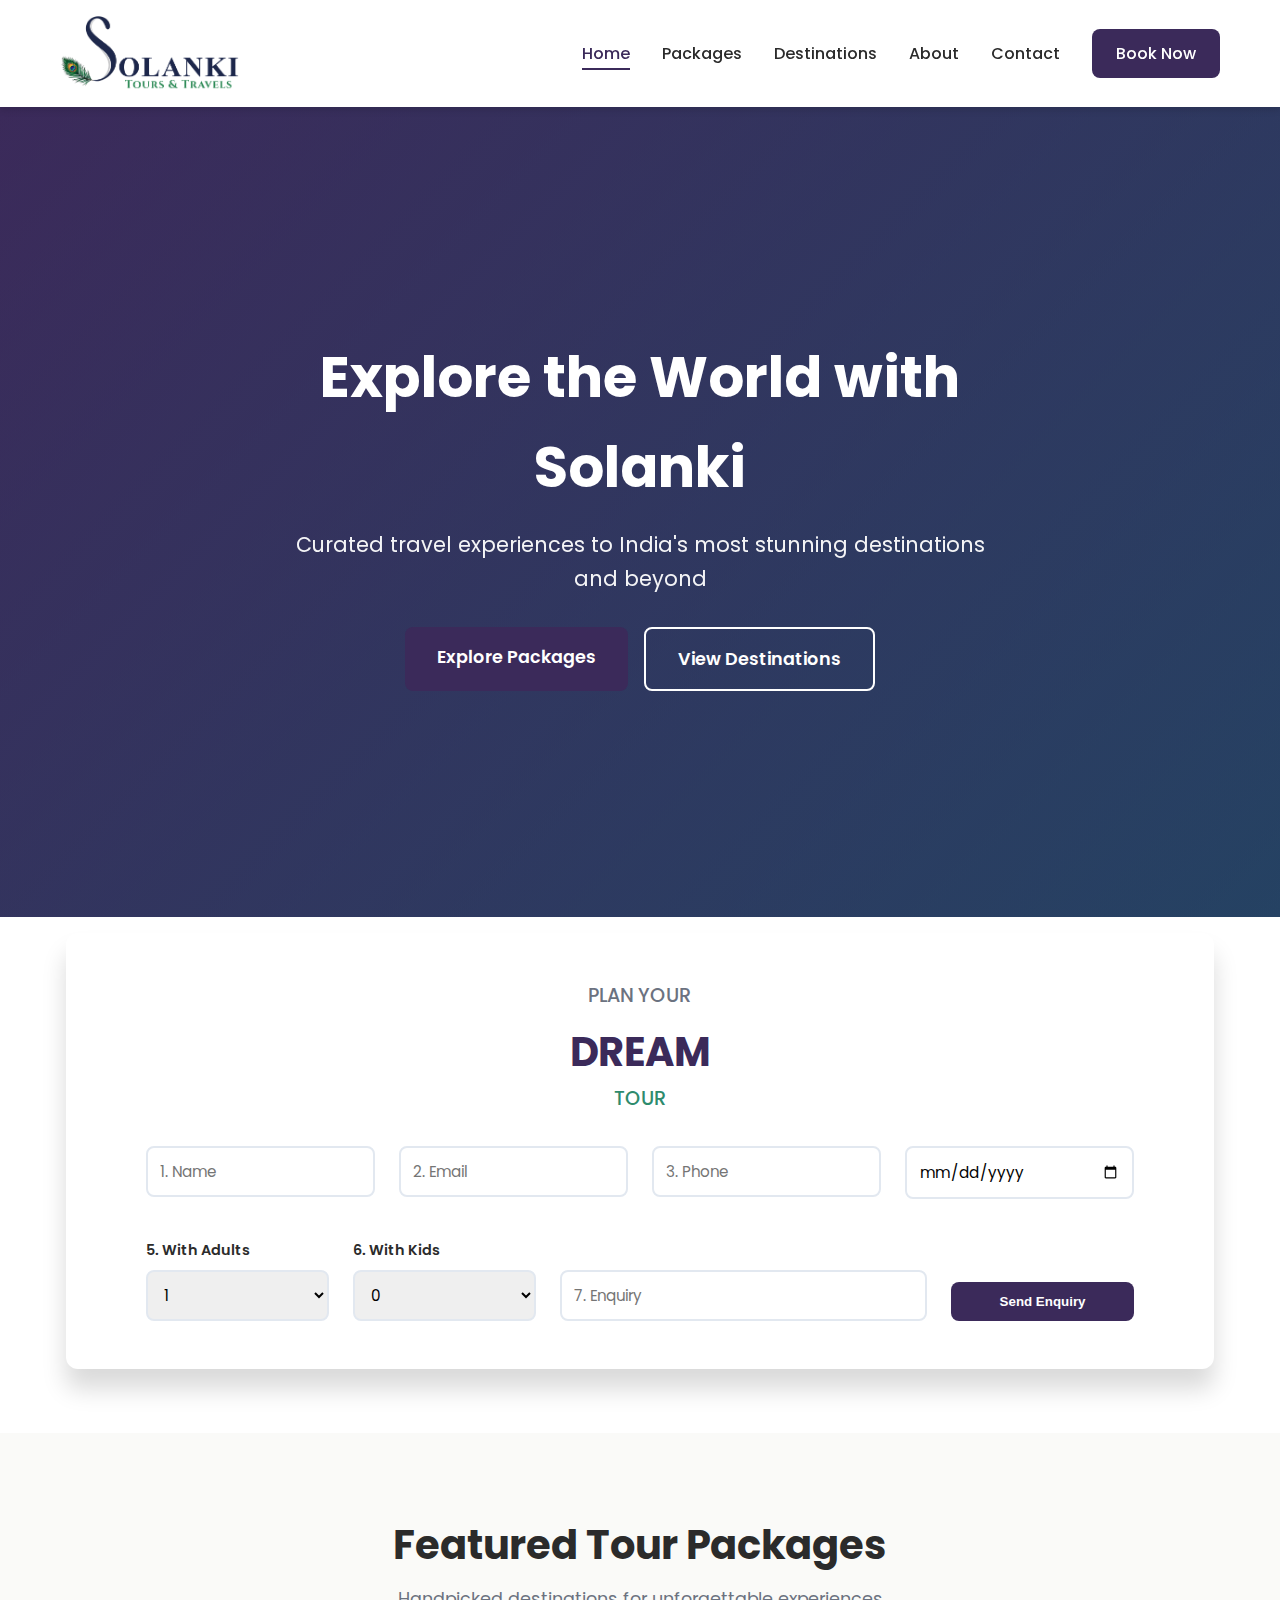
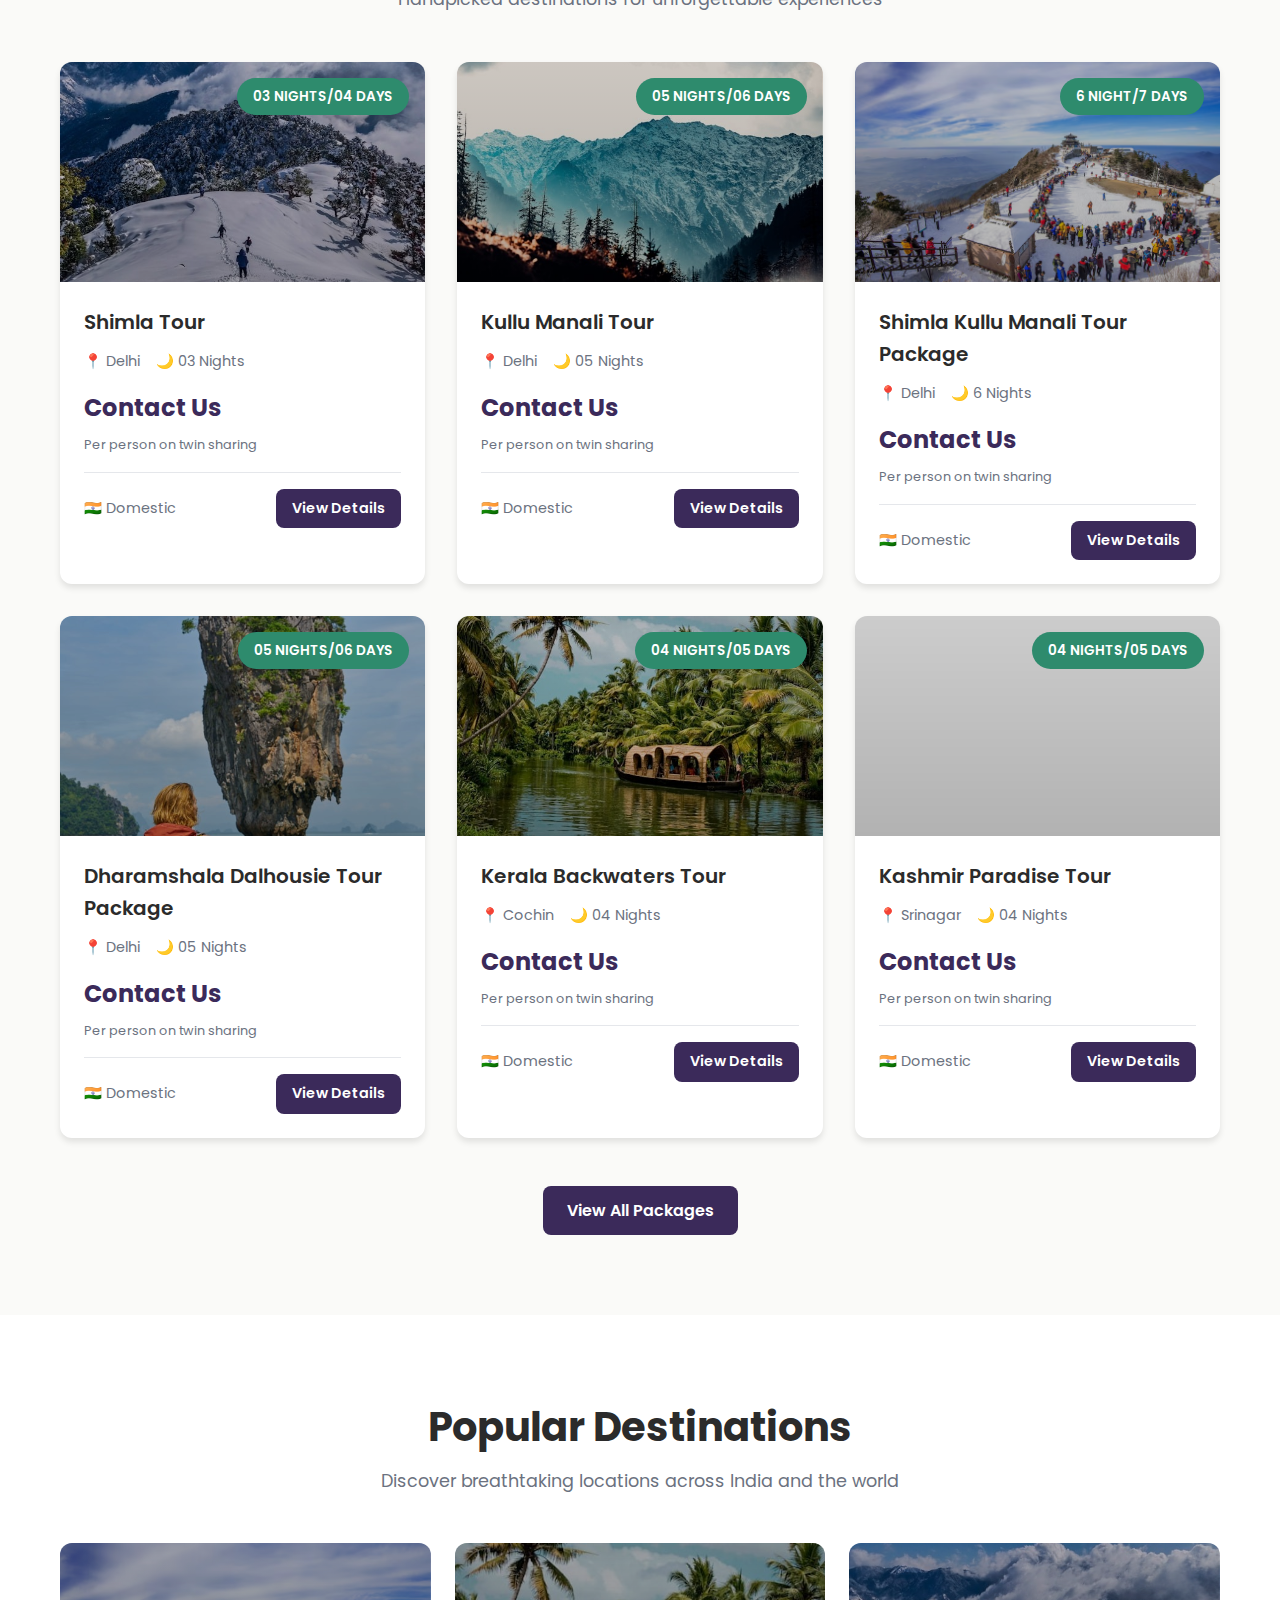
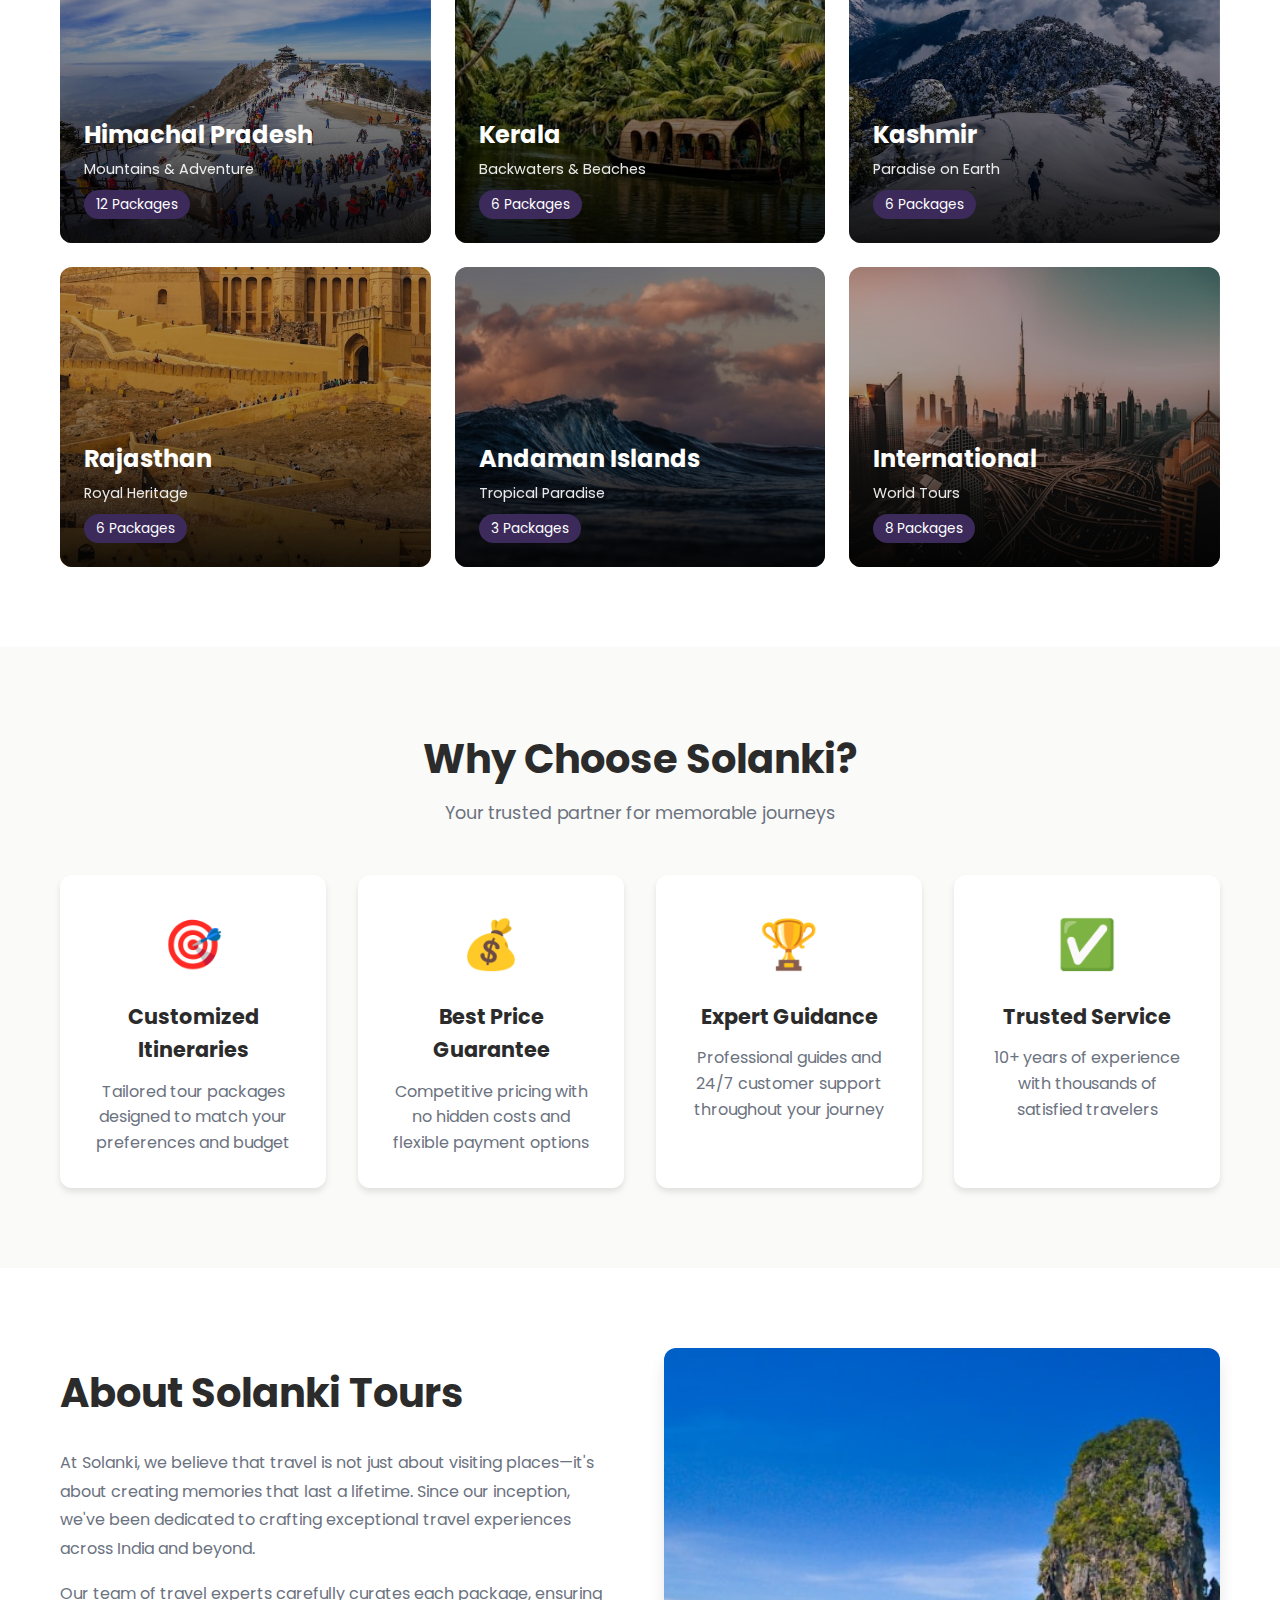
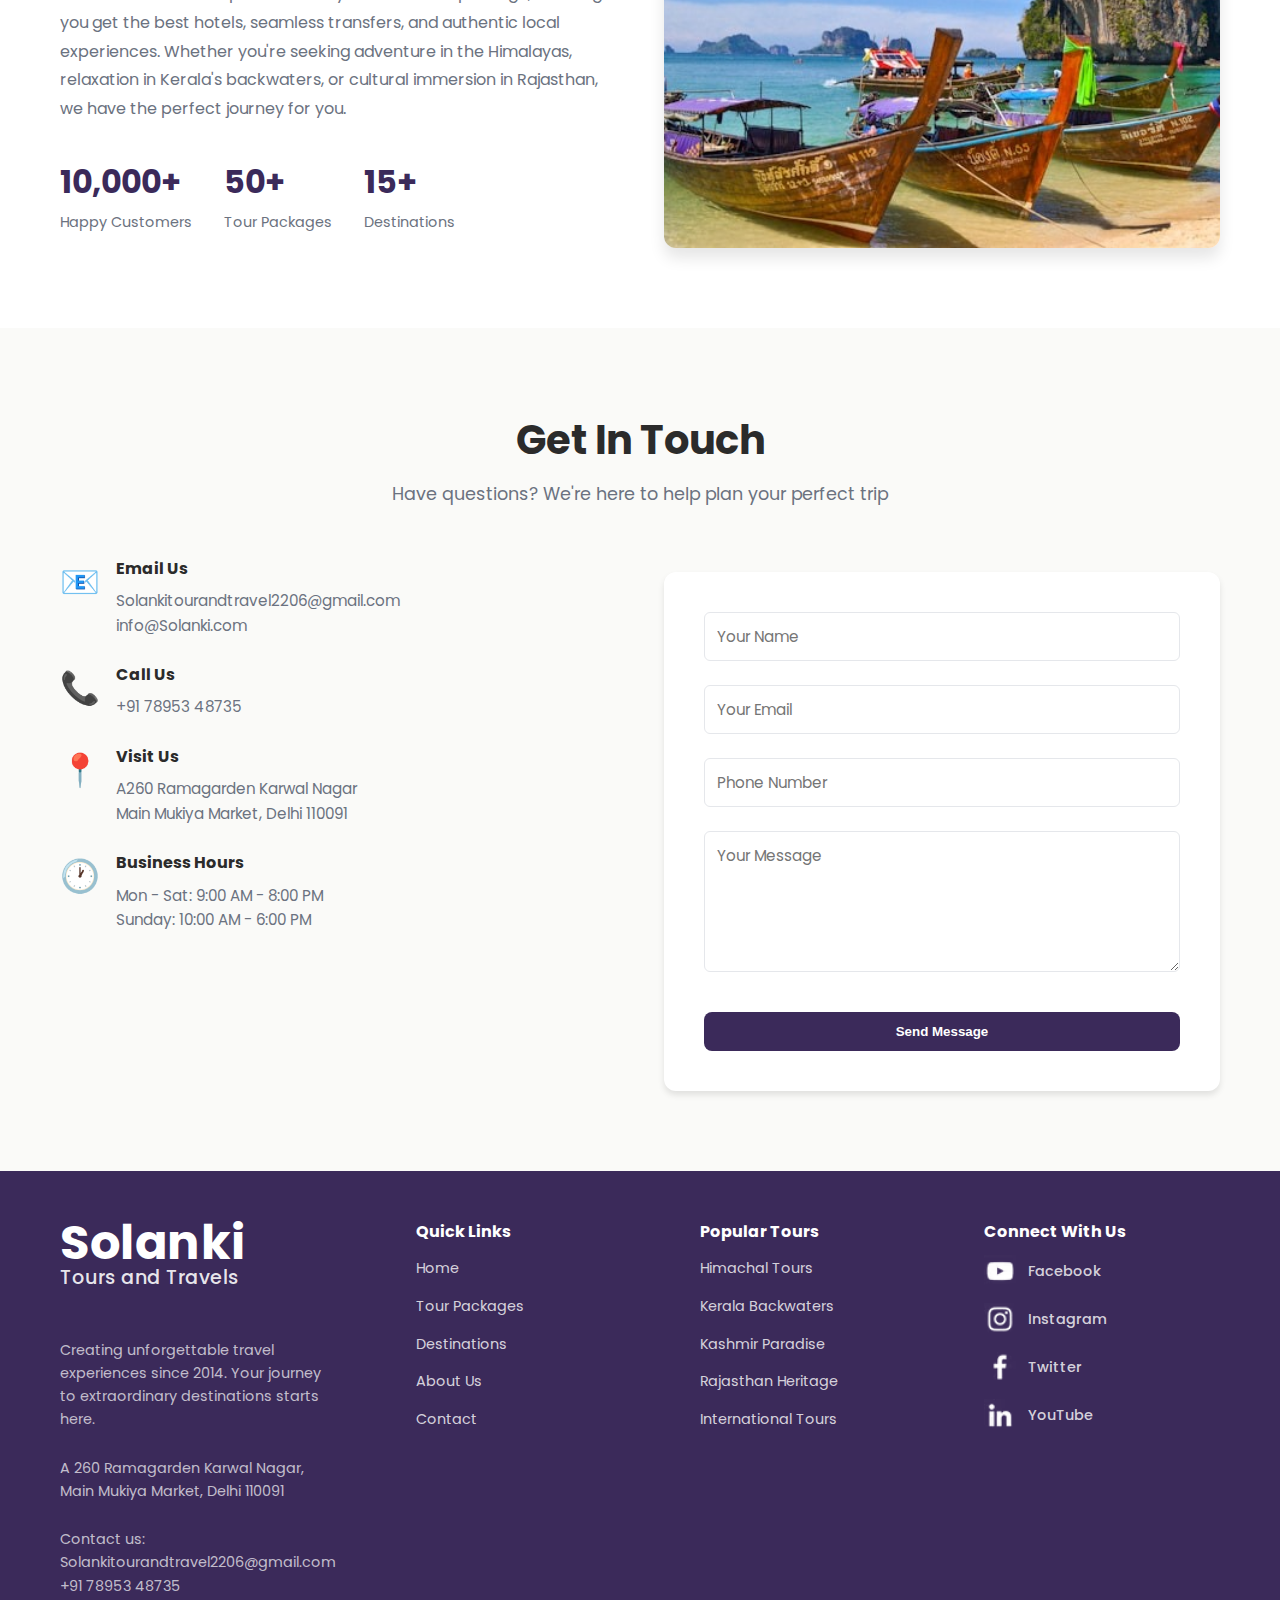
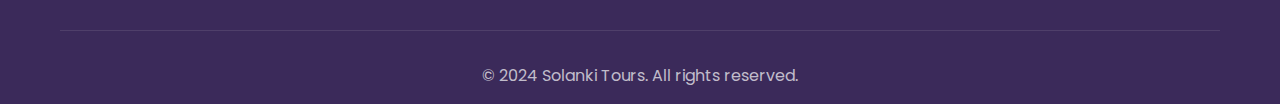
<file: index.html>
<!DOCTYPE html>
<html lang="en">
<head>
    <meta charset="UTF-8">
    <meta name="viewport" content="width=device-width, initial-scale=1.0">
    <title>Solanki Tours - Discover Your Next Adventure</title>
    <link rel="stylesheet" href="css/styles.css">
    <link rel="preconnect" href="https://fonts.googleapis.com">
    <link rel="preconnect" href="https://fonts.gstatic.com" crossorigin>
    <link href="https://fonts.googleapis.com/css2?family=Poppins:wght@300;400;500;600;700&display=swap" rel="stylesheet">
</head>
<body>
    <!-- Navigation -->
    <nav class="navbar">
        <div class="container">
            <div class="nav-wrapper">
                <a href="index.html" class="logo">
                    <img src="Solanki logo_Final.png" alt="Solanki Logo">
                </a>
                <ul class="nav-menu">
                    <li><a href="index.html" class="active">Home</a></li>
                    <li><a href="packages.html">Packages</a></li>
                    <li><a href="#destinations">Destinations</a></li>
                    <li><a href="#about">About</a></li>
                    <li><a href="#contact">Contact</a></li>
                    <li><a href="booking.html" class="btn-primary">Book Now</a></li>
                </ul>
                <div class="hamburger">
                    <span></span>
                    <span></span>
                    <span></span>
                </div>
            </div>
        </div>
    </nav>

    <!-- Hero Section -->
    <section class="hero">
        <div class="hero-overlay"></div>
        <div class="hero-content">
            <h1 class="hero-title">Explore the World with Solanki</h1>
            <p class="hero-subtitle">Curated travel experiences to India's most stunning destinations and beyond</p>
            <div class="hero-cta">
                <a href="packages.html" class="btn-large btn-primary">Explore Packages</a>
                <a href="#destinations" class="btn-large btn-secondary">View Destinations</a>
            </div>
        </div>
        <!-- Hero stats section commented out for now -->
        <!-- <div class="hero-stats">
            <div class="stat-item">
                <h3>50+</h3>
                <p>Tour Packages</p>
            </div>
            <div class="stat-item">
                <h3>15+</h3>
                <p>Destinations</p>
            </div>
            <div class="stat-item">
                <h3>10K+</h3>
                <p>Happy Travelers</p>
            </div>
        </div> -->
    </section>

    <!-- Enquiry Form Section -->
    <section class="enquiry-section">
        <div class="container">
            <div class="enquiry-card">
                <form method="POST" name="indexform" action="https://api.web3forms.com/submit" class="plan-tour" id="enquiryForm">
                    <input type="hidden" name="access_key" value="0a40fe73-8cc8-469d-b224-45d90a9e2941">
                    <input type="hidden" name="subject" value="New Tour Enquiry from Solanki Tours">
                    <input type="hidden" name="from_name" value="Solanki Tours Website">
                    <div class="plan-banner">
                        <span>PLAN YOUR</span>
                        <h4>DREAM <span>TOUR</span></h4>
                    </div>
                    <div class="top-fields">
                        <div class="input-field">
                            <input type="text" placeholder="1. Name" name="name" required>
                        </div>
                        <div class="input-field">
                            <input type="email" placeholder="2. Email" name="email" required>
                        </div>
                        <div class="input-field">
                            <input type="tel" placeholder="3. Phone" name="phone" required>
                        </div>
                        <div class="input-field">
                            <input type="date" placeholder="4. Date" name="date" required>
                        </div>
                    </div>
                    <div class="bottom-fields">
                        <div class="input-field select col-md-3">
                            <label>5. With Adults</label>
                            <select id="adults" name="adults" required>
                                <option value="1">1</option>
                                <option value="2">2</option>
                                <option value="3">3</option>
                                <option value="4">4</option>
                                <option value="5">5</option>
                                <option value="6">6</option>
                                <option value="7">7</option>
                            </select>
                        </div>
                        <div class="input-field select col-md-3">
                            <label>6. With Kids</label>
                            <select id="kids" name="kids">
                                <option value="0">0</option>
                                <option value="1">1</option>
                                <option value="2">2</option>
                                <option value="3">3</option>
                                <option value="4">4</option>
                                <option value="5">5</option>
                                <option value="6">6</option>
                                <option value="7">7</option>
                            </select>
                        </div>
                        <div class="input-field col-md-3">
                            <input type="text" placeholder="7. Enquiry" name="comments" required>
                        </div>
                        <div class="submit-btn col-md-2">
                            <input type="submit" value="Send Enquiry">
                        </div>
                    </div>
                </form>
            </div>
        </div>
    </section>

    <!-- Featured Packages -->
    <section class="featured-packages">
        <div class="container">
            <div class="section-header">
                <h2>Featured Tour Packages</h2>
                <p>Handpicked destinations for unforgettable experiences</p>
            </div>
            <div class="packages-grid" id="featured-packages">
                <!-- Packages will be loaded dynamically -->
            </div>
            <div class="text-center" style="margin-top: 3rem;">
                <a href="packages.html" class="btn-primary">View All Packages</a>
            </div>
        </div>
    </section>

    <!-- Destinations -->
    <section class="destinations" id="destinations">
        <div class="container">
            <div class="section-header">
                <h2>Popular Destinations</h2>
                <p>Discover breathtaking locations across India and the world</p>
            </div>
            <div class="destinations-grid">
                <div class="destination-card" data-dest="himachal">
                    <div class="dest-image" style="background-image: linear-gradient(rgba(0,0,0,0.3), rgba(0,0,0,0.5)), url('Tour Package Images - Solanki Tours/Shimla Kullu Manali Tour.avif');">
                        <div class="dest-overlay">
                            <h3>Himachal Pradesh</h3>
                            <p>Mountains & Adventure</p>
                            <span class="package-count">12 Packages</span>
                        </div>
                    </div>
                </div>
                <div class="destination-card" data-dest="kerala">
                    <div class="dest-image" style="background-image: linear-gradient(rgba(0,0,0,0.3), rgba(0,0,0,0.5)), url('Tour Package Images - Solanki Tours/Kerala Backwater Tour.jpg');">
                        <div class="dest-overlay">
                            <h3>Kerala</h3>
                            <p>Backwaters & Beaches</p>
                            <span class="package-count">6 Packages</span>
                        </div>
                    </div>
                </div>
                <div class="destination-card" data-dest="kashmir">
                    <div class="dest-image" style="background-image: linear-gradient(rgba(0,0,0,0.3), rgba(0,0,0,0.5)), url('Tour Package Images - Solanki Tours/Shimla Volvo Tour package.jpg');">
                        <div class="dest-overlay">
                            <h3>Kashmir</h3>
                            <p>Paradise on Earth</p>
                            <span class="package-count">6 Packages</span>
                        </div>
                    </div>
                </div>
                <div class="destination-card" data-dest="rajasthan">
                    <div class="dest-image" style="background-image: linear-gradient(rgba(0,0,0,0.3), rgba(0,0,0,0.5)), url('Tour Package Images - Solanki Tours/Golden Triangle Tour.jpg');">
                        <div class="dest-overlay">
                            <h3>Rajasthan</h3>
                            <p>Royal Heritage</p>
                            <span class="package-count">6 Packages</span>
                        </div>
                    </div>
                </div>
                <div class="destination-card" data-dest="andaman">
                    <div class="dest-image" style="background-image: linear-gradient(rgba(0,0,0,0.3), rgba(0,0,0,0.5)), url('Tour Package Images - Solanki Tours/Andaman Island Paradise.jpg');">
                        <div class="dest-overlay">
                            <h3>Andaman Islands</h3>
                            <p>Tropical Paradise</p>
                            <span class="package-count">3 Packages</span>
                        </div>
                    </div>
                </div>
                <div class="destination-card" data-dest="international">
                    <div class="dest-image" style="background-image: linear-gradient(rgba(0,0,0,0.3), rgba(0,0,0,0.5)), url('Tour Package Images - Solanki Tours/Dubai Tour Package.jpg');">
                        <div class="dest-overlay">
                            <h3>International</h3>
                            <p>World Tours</p>
                            <span class="package-count">8 Packages</span>
                        </div>
                    </div>
                </div>
            </div>
        </div>
    </section>

    <!-- Why Choose Us -->
    <section class="why-choose">
        <div class="container">
            <div class="section-header">
                <h2>Why Choose Solanki?</h2>
                <p>Your trusted partner for memorable journeys</p>
            </div>
            <div class="features-grid">
                <div class="feature-card">
                    <div class="feature-icon">🎯</div>
                    <h3>Customized Itineraries</h3>
                    <p>Tailored tour packages designed to match your preferences and budget</p>
                </div>
                <div class="feature-card">
                    <div class="feature-icon">💰</div>
                    <h3>Best Price Guarantee</h3>
                    <p>Competitive pricing with no hidden costs and flexible payment options</p>
                </div>
                <div class="feature-card">
                    <div class="feature-icon">🏆</div>
                    <h3>Expert Guidance</h3>
                    <p>Professional guides and 24/7 customer support throughout your journey</p>
                </div>
                <div class="feature-card">
                    <div class="feature-icon">✅</div>
                    <h3>Trusted Service</h3>
                    <p>10+ years of experience with thousands of satisfied travelers</p>
                </div>
            </div>
        </div>
    </section>

    <!-- About Section -->
    <section class="about-section" id="about">
        <div class="container">
            <div class="about-content">
                <div class="about-text">
                    <h2>About Solanki Tours</h2>
                    <p>At Solanki, we believe that travel is not just about visiting places—it's about creating memories that last a lifetime. Since our inception, we've been dedicated to crafting exceptional travel experiences across India and beyond.</p>
                    <p>Our team of travel experts carefully curates each package, ensuring you get the best hotels, seamless transfers, and authentic local experiences. Whether you're seeking adventure in the Himalayas, relaxation in Kerala's backwaters, or cultural immersion in Rajasthan, we have the perfect journey for you.</p>
                    <div class="about-features">
                        <div class="about-feature">
                            <strong>10,000+</strong>
                            <span>Happy Customers</span>
                        </div>
                        <div class="about-feature">
                            <strong>50+</strong>
                            <span>Tour Packages</span>
                        </div>
                        <div class="about-feature">
                            <strong>15+</strong>
                            <span>Destinations</span>
                        </div>
                    </div>
                </div>
                <div class="about-image">
                    <img src="Tour Package Images - Solanki Tours/Thailand Tour Package.jpg" alt="Travel Experience">
                </div>
            </div>
        </div>
    </section>

    <!-- Contact Section -->
    <section class="contact-section" id="contact">
        <div class="container">
            <div class="section-header">
                <h2>Get In Touch</h2>
                <p>Have questions? We're here to help plan your perfect trip</p>
            </div>
            <div class="contact-grid">
                <div class="contact-info">
                    <div class="contact-item">
                        <div class="contact-icon">📧</div>
                        <div>
                            <h4>Email Us</h4>
                            <p>Solankitourandtravel2206@gmail.com</p>
                            <p>info@Solanki.com</p>
                        </div>
                    </div>
                    <div class="contact-item">
                        <div class="contact-icon">📞</div>
                        <div>
                            <h4>Call Us</h4>
                            <p>+91 78953 48735</p>
                        
                        </div>
                    </div>
                    <div class="contact-item">
                        <div class="contact-icon">📍</div>
                        <div>
                            <h4>Visit Us</h4>
                            <p>A260 Ramagarden Karwal Nagar</p>
                            <p>Main Mukiya Market, Delhi 110091</p>
                        </div>
                    </div>
                    <div class="contact-item">
                        <div class="contact-icon">🕐</div>
                        <div>
                            <h4>Business Hours</h4>
                            <p>Mon - Sat: 9:00 AM - 8:00 PM</p>
                            <p>Sunday: 10:00 AM - 6:00 PM</p>
                        </div>
                    </div>
                </div>
                <div class="contact-form">
                    <form id="contactForm" method="POST" action="https://api.web3forms.com/submit">
                        <input type="hidden" name="access_key" value="0a40fe73-8cc8-469d-b224-45d90a9e2941">
                        <input type="hidden" name="subject" value="New Contact Message from Solanki Tours">
                        <input type="hidden" name="from_name" value="Solanki Tours Website">
                        <div class="form-group">
                            <input type="text" name="name" placeholder="Your Name" required>
                        </div>
                        <div class="form-group">
                            <input type="email" name="email" placeholder="Your Email" required>
                        </div>
                        <div class="form-group">
                            <input type="tel" name="phone" placeholder="Phone Number" required>
                        </div>
                        <div class="form-group">
                            <textarea name="message" placeholder="Your Message" rows="5" required></textarea>
                        </div>
                        <button type="submit" class="btn-primary">Send Message</button>
                    </form>
                </div>
            </div>
        </div>
    </section>

    <!-- Footer -->
    <footer class="footer">
        <div class="container">
            <div class="footer-grid">
                <div class="footer-col">
                    <div><h3 class="footer-brand">Solanki<br><span class="footer-sub-brand">Tours and Travels</span></h3>
                    <Br></Br>
                    <p>Creating unforgettable travel experiences since 2014. Your journey to extraordinary destinations starts here.</p>
                    </div> 
                    <br>
                    <div> <P>A 260 Ramagarden Karwal Nagar, Main Mukiya Market, Delhi 110091</P>
                        <br>
                        <p>Contact us: Solankitourandtravel2206@gmail.com</p>
                        
                        <p>+91 78953 48735</p>
                    </div>
                </div>
                <div class="footer-col">
                    <h4>Quick Links</h4>
                    <ul>
                        <li><a href="index.html">Home</a></li>
                        <li><a href="packages.html">Tour Packages</a></li>
                        <li><a href="#destinations">Destinations</a></li>
                        <li><a href="#about">About Us</a></li>
                        <li><a href="#contact">Contact</a></li>
                    </ul>
                </div>
                <div class="footer-col">
                    <h4>Popular Tours</h4>
                    <ul>
                        <li><a href="packages.html?dest=himachal">Himachal Tours</a></li>
                        <li><a href="packages.html?dest=kerala">Kerala Backwaters</a></li>
                        <li><a href="packages.html?dest=kashmir">Kashmir Paradise</a></li>
                        <li><a href="packages.html?dest=rajasthan">Rajasthan Heritage</a></li>
                        <li><a href="packages.html?dest=international">International Tours</a></li>
                    </ul>
                </div>
                <div class="footer-col">
                    <h4>Connect With Us</h4>
                    <div class="social-links">
                        <a href="#" class="social-icon" aria-label="Facebook">
                            <img src="social logos white/imgi_39_203dcdc2ac8b48de89313f90d2a4cda1.png" alt="Facebook">
                            <span>Facebook</span>
                        </a>
                        <a href="#" class="social-icon" aria-label="Instagram">
                            <img src="social logos white/imgi_40_81af6121f84c41a5b4391d7d37fce12a.png" alt="Instagram">
                            <span>Instagram</span>
                        </a>
                        <a href="#" class="social-icon" aria-label="Twitter">
                            <img src="social logos white/imgi_41_23fd2a2be53141ed810f4d3dcdcd01fa.png" alt="Twitter">
                            <span>Twitter</span>
                        </a>
                        <a href="#" class="social-icon" aria-label="YouTube">
                            <img src="social logos white/imgi_42_7528824071724d12a3e6c31eee0b40d4.png" alt="YouTube">
                            <span>YouTube</span>
                        </a>
                    </div>
                </div>
            </div>
                <div class="footer-bottom">
                    <p>&copy; 2024 Solanki Tours. All rights reserved.</p>
                </div>
        </div>
    </footer>

    <script src="js/data.js"></script>
    <script src="js/script.js"></script>
</body>
</html>
</file>
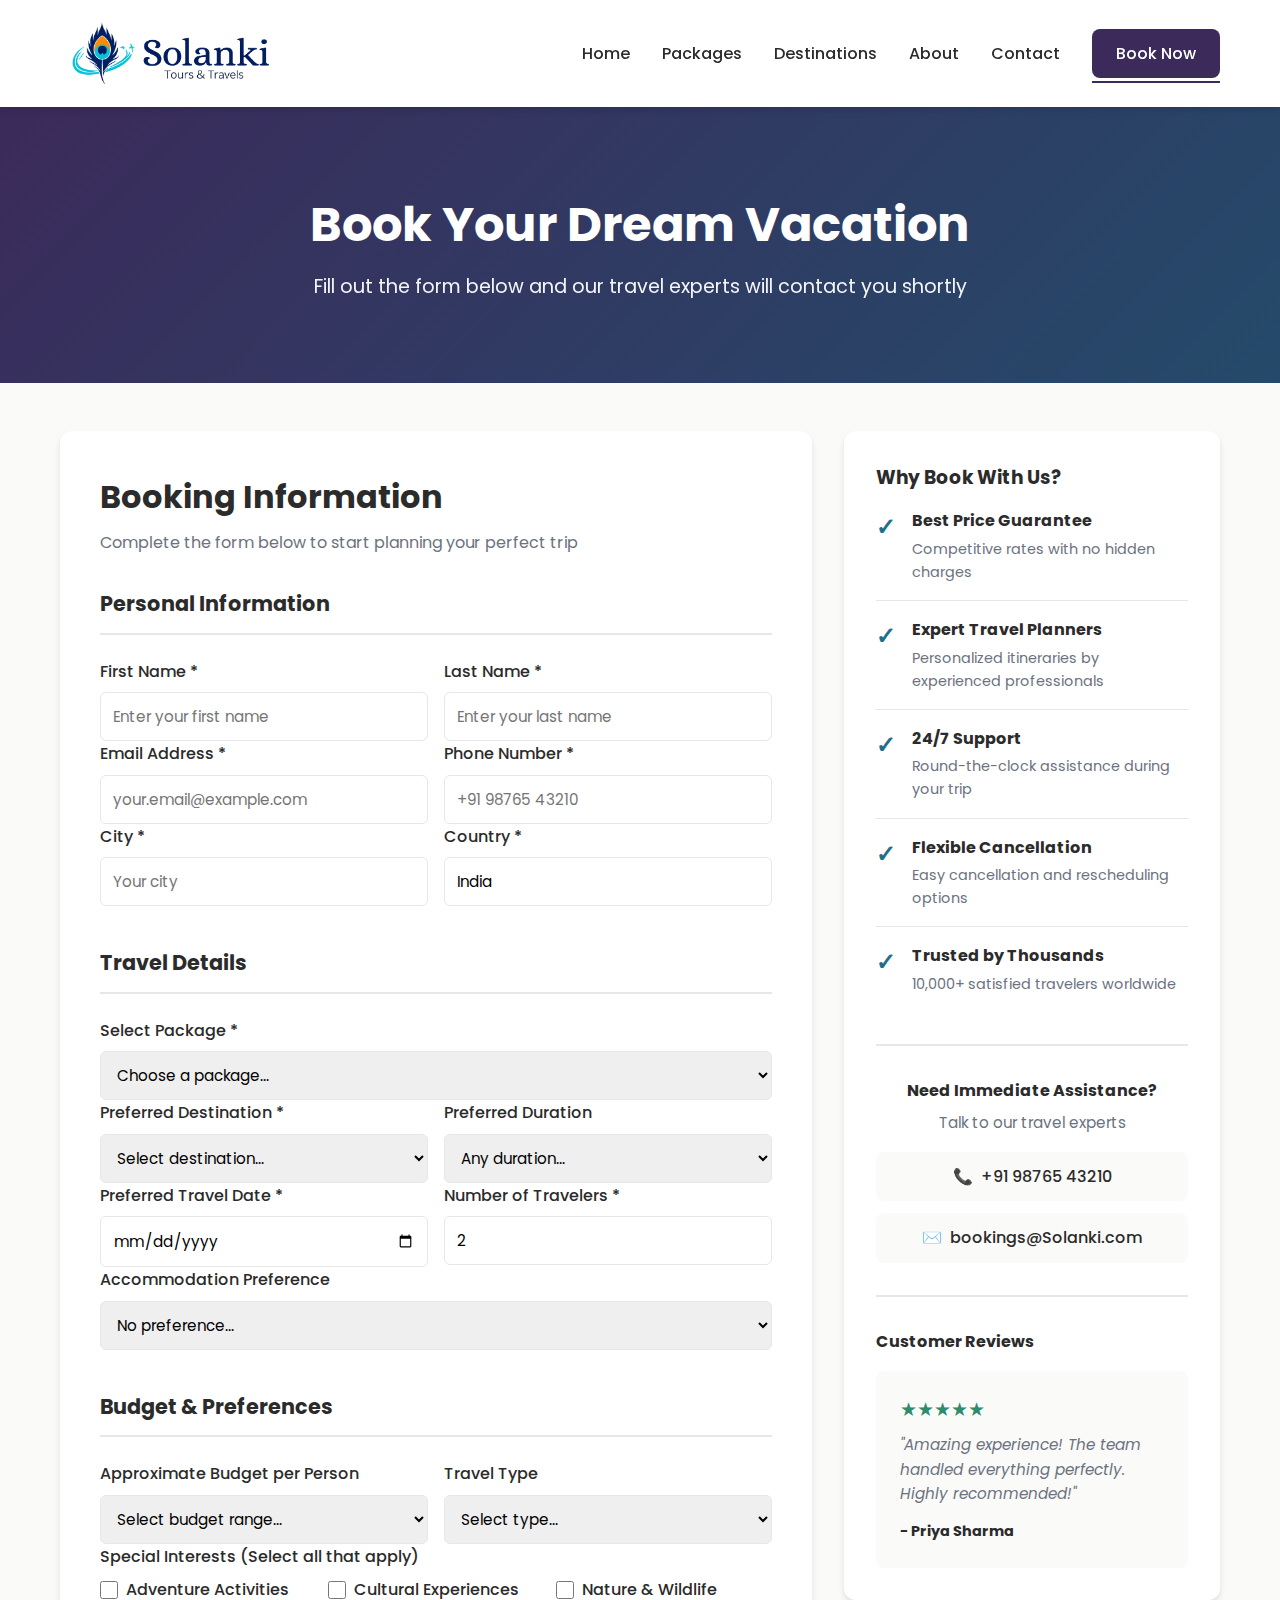
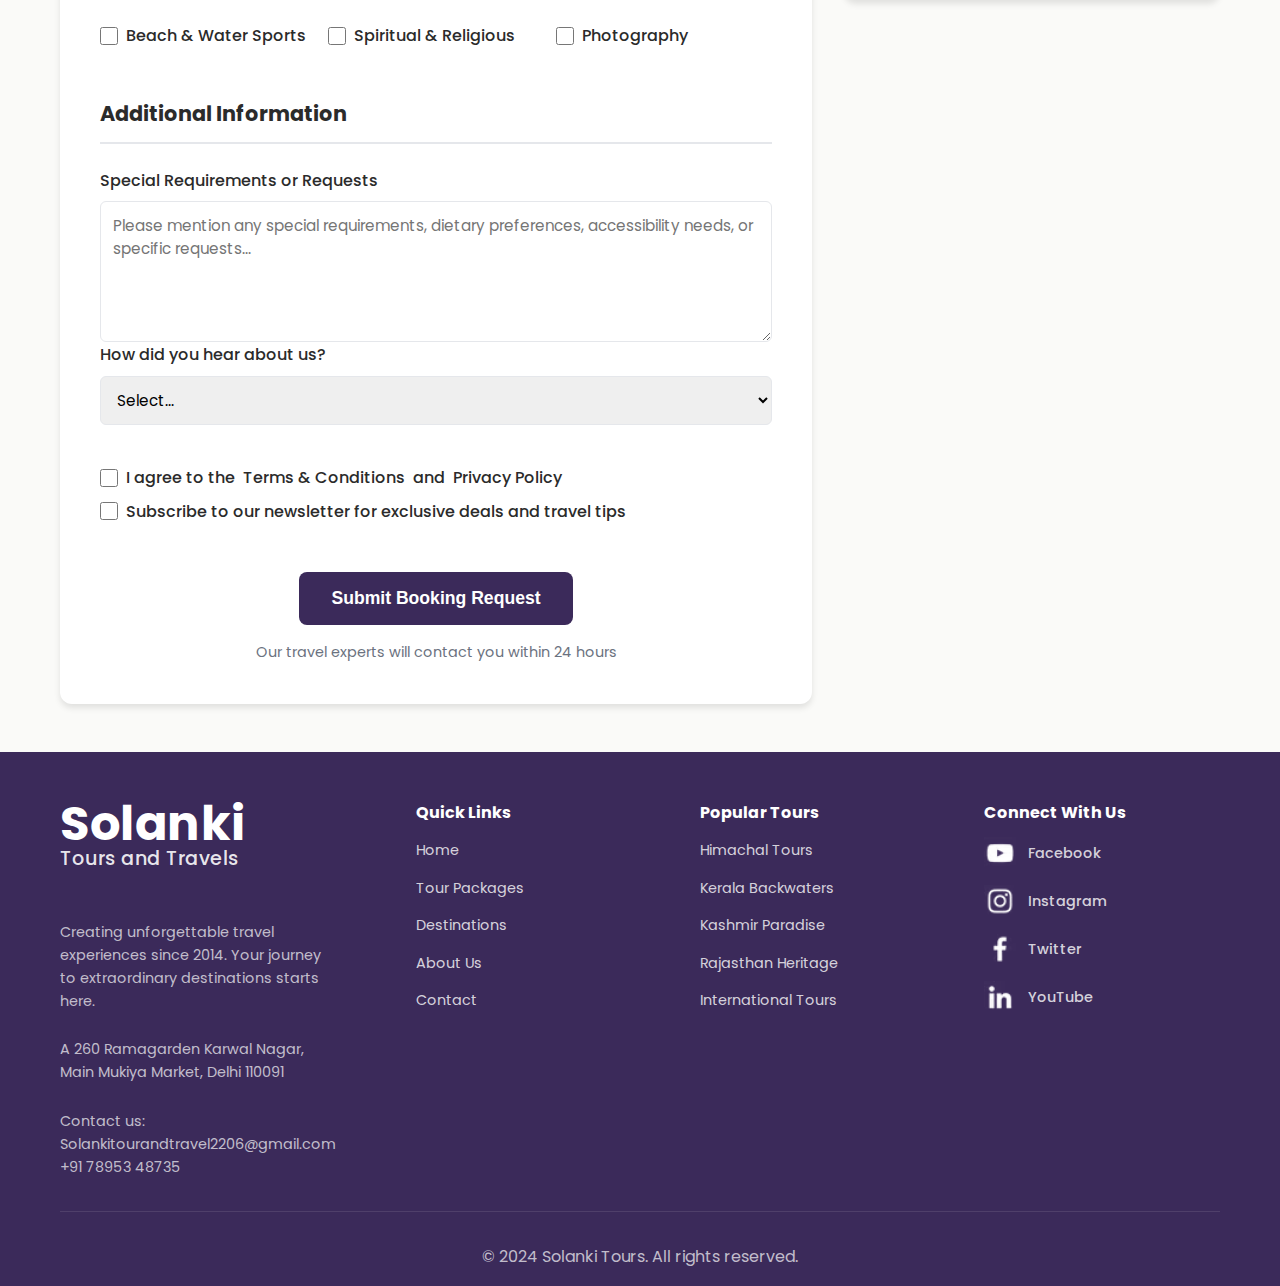
<file: booking.html>
<!DOCTYPE html>
<html lang="en">
<head>
    <meta charset="UTF-8">
    <meta name="viewport" content="width=device-width, initial-scale=1.0">
    <title>Book Your Tour - Solanki Tours</title>
    <link rel="stylesheet" href="css/styles.css">
    <link rel="preconnect" href="https://fonts.googleapis.com">
    <link rel="preconnect" href="https://fonts.gstatic.com" crossorigin>
    <link href="https://fonts.googleapis.com/css2?family=Poppins:wght@300;400;500;600;700&display=swap" rel="stylesheet">
</head>
<body>
    <!-- Navigation -->
    <nav class="navbar">
        <div class="container">
            <div class="nav-wrapper">
                <a href="index.html" class="logo">
                    <img src="Solanki Tours Logo Transparent.png" alt="Solanki Logo">
                </a>
                <ul class="nav-menu">
                    <li><a href="index.html">Home</a></li>
                    <li><a href="packages.html">Packages</a></li>
                    <li><a href="index.html#destinations">Destinations</a></li>
                    <li><a href="index.html#about">About</a></li>
                    <li><a href="index.html#contact">Contact</a></li>
                    <li><a href="booking.html" class="btn-primary active">Book Now</a></li>
                </ul>
                <div class="hamburger">
                    <span></span>
                    <span></span>
                    <span></span>
                </div>
            </div>
        </div>
    </nav>

    <!-- Page Header -->
    <section class="page-header">
        <div class="page-header-overlay"></div>
        <div class="container">
            <h1>Book Your Dream Vacation</h1>
            <p>Fill out the form below and our travel experts will contact you shortly</p>
        </div>
    </section>

    <!-- Booking Section -->
    <section class="booking-section">
        <div class="container">
            <div class="booking-wrapper">
                <div class="booking-form-container">
                    <div class="form-header">
                        <h2>Booking Information</h2>
                        <p>Complete the form below to start planning your perfect trip</p>
                    </div>

                    <form id="bookingForm" class="booking-form">
                        <!-- Personal Information -->
                        <div class="form-section">
                            <h3>Personal Information</h3>
                            <div class="form-row">
                                <div class="form-group">
                                    <label for="firstName">First Name *</label>
                                    <input type="text" id="firstName" name="firstName" required placeholder="Enter your first name">
                                </div>
                                <div class="form-group">
                                    <label for="lastName">Last Name *</label>
                                    <input type="text" id="lastName" name="lastName" required placeholder="Enter your last name">
                                </div>
                            </div>
                            <div class="form-row">
                                <div class="form-group">
                                    <label for="email">Email Address *</label>
                                    <input type="email" id="email" name="email" required placeholder="your.email@example.com">
                                </div>
                                <div class="form-group">
                                    <label for="phone">Phone Number *</label>
                                    <input type="tel" id="phone" name="phone" required placeholder="+91 98765 43210">
                                </div>
                            </div>
                            <div class="form-row">
                                <div class="form-group">
                                    <label for="city">City *</label>
                                    <input type="text" id="city" name="city" required placeholder="Your city">
                                </div>
                                <div class="form-group">
                                    <label for="country">Country *</label>
                                    <input type="text" id="country" name="country" value="India" required>
                                </div>
                            </div>
                        </div>

                        <!-- Travel Details -->
                        <div class="form-section">
                            <h3>Travel Details</h3>
                            <div class="form-group">
                                <label for="package">Select Package *</label>
                                <select id="package" name="package" required>
                                    <option value="">Choose a package...</option>
                                    <option value="custom">Custom Package</option>
                                </select>
                            </div>
                            <div class="form-row">
                                <div class="form-group">
                                    <label for="destination">Preferred Destination *</label>
                                    <select id="destination" name="destination" required>
                                        <option value="">Select destination...</option>
                                        <option value="himachal">Himachal Pradesh</option>
                                        <option value="kerala">Kerala</option>
                                        <option value="kashmir">Kashmir</option>
                                        <option value="rajasthan">Rajasthan</option>
                                        <option value="andaman">Andaman Islands</option>
                                        <option value="northeast">North East India</option>
                                        <option value="uttarakhand">Uttarakhand</option>
                                        <option value="goa">Goa</option>
                                        <option value="thailand">Thailand</option>
                                        <option value="singapore">Singapore</option>
                                        <option value="dubai">Dubai</option>
                                        <option value="srilanka">Sri Lanka</option>
                                        <option value="other">Other</option>
                                    </select>
                                </div>
                                <div class="form-group">
                                    <label for="duration">Preferred Duration</label>
                                    <select id="duration" name="duration">
                                        <option value="">Any duration...</option>
                                        <option value="2-3">2-3 Days</option>
                                        <option value="4-5">4-5 Days</option>
                                        <option value="6-7">6-7 Days</option>
                                        <option value="8-10">8-10 Days</option>
                                        <option value="10+">10+ Days</option>
                                    </select>
                                </div>
                            </div>
                            <div class="form-row">
                                <div class="form-group">
                                    <label for="travelDate">Preferred Travel Date *</label>
                                    <input type="date" id="travelDate" name="travelDate" required>
                                </div>
                                <div class="form-group">
                                    <label for="travelers">Number of Travelers *</label>
                                    <input type="number" id="travelers" name="travelers" min="1" max="50" value="2" required>
                                </div>
                            </div>
                            <div class="form-group">
                                <label for="accommodation">Accommodation Preference</label>
                                <select id="accommodation" name="accommodation">
                                    <option value="">No preference...</option>
                                    <option value="3star">3-Star Hotels</option>
                                    <option value="4star">4-Star Hotels</option>
                                    <option value="5star">5-Star Hotels</option>
                                    <option value="resort">Resorts</option>
                                    <option value="boutique">Boutique Hotels</option>
                                </select>
                            </div>
                        </div>

                        <!-- Budget & Preferences -->
                        <div class="form-section">
                            <h3>Budget & Preferences</h3>
                            <div class="form-row">
                                <div class="form-group">
                                    <label for="budget">Approximate Budget per Person</label>
                                    <select id="budget" name="budget">
                                        <option value="">Select budget range...</option>
                                        <option value="10-20k">₹10,000 - ₹20,000</option>
                                        <option value="20-30k">₹20,000 - ₹30,000</option>
                                        <option value="30-50k">₹30,000 - ₹50,000</option>
                                        <option value="50-75k">₹50,000 - ₹75,000</option>
                                        <option value="75k+">₹75,000+</option>
                                    </select>
                                </div>
                                <div class="form-group">
                                    <label for="travelType">Travel Type</label>
                                    <select id="travelType" name="travelType">
                                        <option value="">Select type...</option>
                                        <option value="family">Family Trip</option>
                                        <option value="honeymoon">Honeymoon</option>
                                        <option value="friends">Friends Group</option>
                                        <option value="solo">Solo Travel</option>
                                        <option value="corporate">Corporate Trip</option>
                                    </select>
                                </div>
                            </div>
                            <div class="form-group">
                                <label>Special Interests (Select all that apply)</label>
                                <div class="checkbox-group">
                                    <label class="checkbox-label">
                                        <input type="checkbox" name="interests" value="adventure"> Adventure Activities
                                    </label>
                                    <label class="checkbox-label">
                                        <input type="checkbox" name="interests" value="culture"> Cultural Experiences
                                    </label>
                                    <label class="checkbox-label">
                                        <input type="checkbox" name="interests" value="nature"> Nature & Wildlife
                                    </label>
                                    <label class="checkbox-label">
                                        <input type="checkbox" name="interests" value="beach"> Beach & Water Sports
                                    </label>
                                    <label class="checkbox-label">
                                        <input type="checkbox" name="interests" value="spiritual"> Spiritual & Religious
                                    </label>
                                    <label class="checkbox-label">
                                        <input type="checkbox" name="interests" value="photography"> Photography
                                    </label>
                                </div>
                            </div>
                        </div>

                        <!-- Additional Information -->
                        <div class="form-section">
                            <h3>Additional Information</h3>
                            <div class="form-group">
                                <label for="requirements">Special Requirements or Requests</label>
                                <textarea id="requirements" name="requirements" rows="5" placeholder="Please mention any special requirements, dietary preferences, accessibility needs, or specific requests..."></textarea>
                            </div>
                            <div class="form-group">
                                <label for="hearAbout">How did you hear about us?</label>
                                <select id="hearAbout" name="hearAbout">
                                    <option value="">Select...</option>
                                    <option value="google">Google Search</option>
                                    <option value="social">Social Media</option>
                                    <option value="friend">Friend/Family Referral</option>
                                    <option value="advertisement">Advertisement</option>
                                    <option value="repeat">Previous Customer</option>
                                    <option value="other">Other</option>
                                </select>
                            </div>
                        </div>

                        <!-- Terms & Submit -->
                        <div class="form-section">
                            <div class="form-group">
                                <label class="checkbox-label">
                                    <input type="checkbox" name="terms" required>
                                    I agree to the <a href="#" target="_blank">Terms & Conditions</a> and <a href="#" target="_blank">Privacy Policy</a>
                                </label>
                            </div>
                            <div class="form-group">
                                <label class="checkbox-label">
                                    <input type="checkbox" name="newsletter">
                                    Subscribe to our newsletter for exclusive deals and travel tips
                                </label>
                            </div>
                        </div>

                        <div class="form-actions">
                            <button type="submit" class="btn-primary btn-large">Submit Booking Request</button>
                            <p class="form-note">Our travel experts will contact you within 24 hours</p>
                        </div>
                    </form>
                </div>

                <div class="booking-sidebar">
                    <div class="info-card sticky">
                        <h3>Why Book With Us?</h3>
                        <ul class="benefits-list">
                            <li>
                                <span class="benefit-icon">✓</span>
                                <div>
                                    <strong>Best Price Guarantee</strong>
                                    <p>Competitive rates with no hidden charges</p>
                                </div>
                            </li>
                            <li>
                                <span class="benefit-icon">✓</span>
                                <div>
                                    <strong>Expert Travel Planners</strong>
                                    <p>Personalized itineraries by experienced professionals</p>
                                </div>
                            </li>
                            <li>
                                <span class="benefit-icon">✓</span>
                                <div>
                                    <strong>24/7 Support</strong>
                                    <p>Round-the-clock assistance during your trip</p>
                                </div>
                            </li>
                            <li>
                                <span class="benefit-icon">✓</span>
                                <div>
                                    <strong>Flexible Cancellation</strong>
                                    <p>Easy cancellation and rescheduling options</p>
                                </div>
                            </li>
                            <li>
                                <span class="benefit-icon">✓</span>
                                <div>
                                    <strong>Trusted by Thousands</strong>
                                    <p>10,000+ satisfied travelers worldwide</p>
                                </div>
                            </li>
                        </ul>

                        <div class="contact-box">
                            <h4>Need Immediate Assistance?</h4>
                            <p>Talk to our travel experts</p>
                            <a href="tel:+919876543210" class="contact-btn-large">
                                <span>📞</span> +91 98765 43210
                            </a>
                            <a href="mailto:bookings@Solanki.com" class="contact-btn-large">
                                <span>✉️</span> bookings@Solanki.com
                            </a>
                        </div>

                        <div class="testimonial-box">
                            <h4>Customer Reviews</h4>
                            <div class="testimonial">
                                <div class="rating">★★★★★</div>
                                <p>"Amazing experience! The team handled everything perfectly. Highly recommended!"</p>
                                <strong>- Priya Sharma</strong>
                            </div>
                        </div>
                    </div>
                </div>
            </div>
        </div>
    </section>

    <!-- Footer -->
    <footer class="footer">
        <div class="container">
            <div class="footer-grid">
                <div class="footer-col">
                    <div><h3 class="footer-brand">Solanki<br><span class="footer-sub-brand">Tours and Travels</span></h3>
                    <Br></Br>
                    <p>Creating unforgettable travel experiences since 2014. Your journey to extraordinary destinations starts here.</p>
                    </div> 
                    <br>
                    <div> <P>A 260 Ramagarden Karwal Nagar, Main Mukiya Market, Delhi 110091</P>
                        <br>
                        <p>Contact us: Solankitourandtravel2206@gmail.com</p>
                        
                        <p>+91 78953 48735</p>
                    </div>
                </div>
                <div class="footer-col">
                    <h4>Quick Links</h4>
                    <ul>
                        <li><a href="index.html">Home</a></li>
                        <li><a href="packages.html">Tour Packages</a></li>
                        <li><a href="index.html#destinations">Destinations</a></li>
                        <li><a href="index.html#about">About Us</a></li>
                        <li><a href="index.html#contact">Contact</a></li>
                    </ul>
                </div>
                <div class="footer-col">
                    <h4>Popular Tours</h4>
                    <ul>
                        <li><a href="packages.html?dest=himachal">Himachal Tours</a></li>
                        <li><a href="packages.html?dest=kerala">Kerala Backwaters</a></li>
                        <li><a href="packages.html?dest=kashmir">Kashmir Paradise</a></li>
                        <li><a href="packages.html?dest=rajasthan">Rajasthan Heritage</a></li>
                        <li><a href="packages.html?dest=international">International Tours</a></li>
                    </ul>
                </div>
                <div class="footer-col">
                    <h4>Connect With Us</h4>
                    <div class="social-links">
                        <a href="#" class="social-icon" aria-label="Facebook">
                            <img src="social logos white/imgi_39_203dcdc2ac8b48de89313f90d2a4cda1.png" alt="Facebook">
                            <span>Facebook</span>
                        </a>
                        <a href="#" class="social-icon" aria-label="Instagram">
                            <img src="social logos white/imgi_40_81af6121f84c41a5b4391d7d37fce12a.png" alt="Instagram">
                            <span>Instagram</span>
                        </a>
                        <a href="#" class="social-icon" aria-label="Twitter">
                            <img src="social logos white/imgi_41_23fd2a2be53141ed810f4d3dcdcd01fa.png" alt="Twitter">
                            <span>Twitter</span>
                        </a>
                        <a href="#" class="social-icon" aria-label="YouTube">
                            <img src="social logos white/imgi_42_7528824071724d12a3e6c31eee0b40d4.png" alt="YouTube">
                            <span>YouTube</span>
                        </a>
                    </div>
                </div>
            </div>
            <div class="footer-bottom">
                <p>&copy; 2024 Solanki Tours. All rights reserved.</p>
            </div>
        </div>
    </footer>

    <script src="js/data.js"></script>
    <script src="js/script.js"></script>
    <script src="js/booking.js"></script>
</body>
</html>
</file>
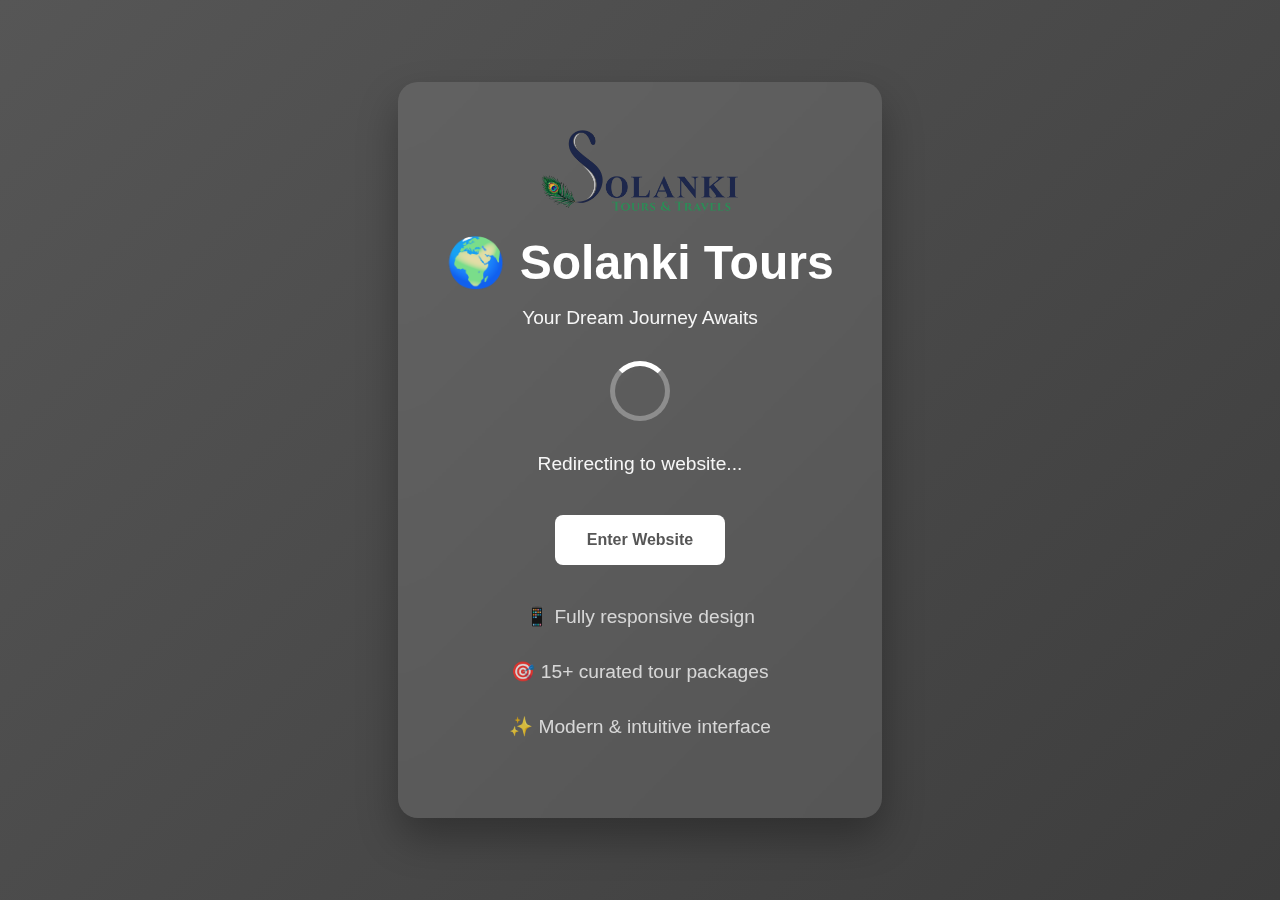
<file: launch.html>
<!DOCTYPE html>
<html lang="en">
<head>
    <meta charset="UTF-8">
    <meta name="viewport" content="width=device-width, initial-scale=1.0">
    <title>Launching Solanki Tours...</title>
    <style>
        * {
            margin: 0;
            padding: 0;
            box-sizing: border-box;
        }
        
        body {
            font-family: 'Segoe UI', Tahoma, Geneva, Verdana, sans-serif;
            background: linear-gradient(135deg, #565656 0%, #3d3d3d 100%);
            height: 100vh;
            display: flex;
            justify-content: center;
            align-items: center;
            color: white;
        }
        
        .container {
            text-align: center;
            padding: 3rem;
            background: rgba(255, 255, 255, 0.1);
            border-radius: 20px;
            backdrop-filter: blur(10px);
            box-shadow: 0 20px 40px rgba(0, 0, 0, 0.3);
            max-width: 600px;
        }
        
        h1 {
            font-size: 3rem;
            margin-bottom: 1rem;
            animation: fadeIn 0.8s ease;
        }
        
        p {
            font-size: 1.2rem;
            margin-bottom: 2rem;
            opacity: 0.95;
            animation: fadeIn 1s ease;
        }
        
        .loader {
            width: 60px;
            height: 60px;
            border: 5px solid rgba(255, 255, 255, 0.3);
            border-top: 5px solid white;
            border-radius: 50%;
            animation: spin 1s linear infinite;
            margin: 2rem auto;
        }
        
        .btn {
            display: inline-block;
            padding: 1rem 2rem;
            background: white;
            color: #565656;
            border-radius: 8px;
            text-decoration: none;
            font-weight: 600;
            margin: 0.5rem;
            transition: all 0.3s ease;
            animation: fadeIn 1.2s ease;
        }
        
        .btn:hover {
            transform: translateY(-2px);
            box-shadow: 0 10px 20px rgba(0, 0, 0, 0.3);
        }
        
        .logo-img {
            max-width: 200px;
            margin-bottom: 1rem;
            animation: fadeIn 0.6s ease;
        }
        
        .info {
            margin-top: 2rem;
            font-size: 0.9rem;
            opacity: 0.8;
            animation: fadeIn 1.4s ease;
        }
        
        @keyframes spin {
            0% { transform: rotate(0deg); }
            100% { transform: rotate(360deg); }
        }
        
        @keyframes fadeIn {
            from {
                opacity: 0;
                transform: translateY(20px);
            }
            to {
                opacity: 1;
                transform: translateY(0);
            }
        }
    </style>
</head>
<body>
    <div class="container">
        <img src="Solanki logo_Final.png" alt="Solanki Logo" class="logo-img">
        <h1>🌍 Solanki Tours</h1>
        <p>Your Dream Journey Awaits</p>
        <div class="loader"></div>
        <p>Redirecting to website...</p>
        <div>
            <a href="index.html" class="btn">Enter Website</a>
        </div>
        <div class="info">
            <p>📱 Fully responsive design</p>
            <p>🎯 15+ curated tour packages</p>
            <p>✨ Modern & intuitive interface</p>
        </div>
    </div>
    
    <script>
        // Auto-redirect after 3 seconds
        setTimeout(function() {
            window.location.href = 'index.html';
        }, 3000);
    </script>
</body>
</html>
</file>
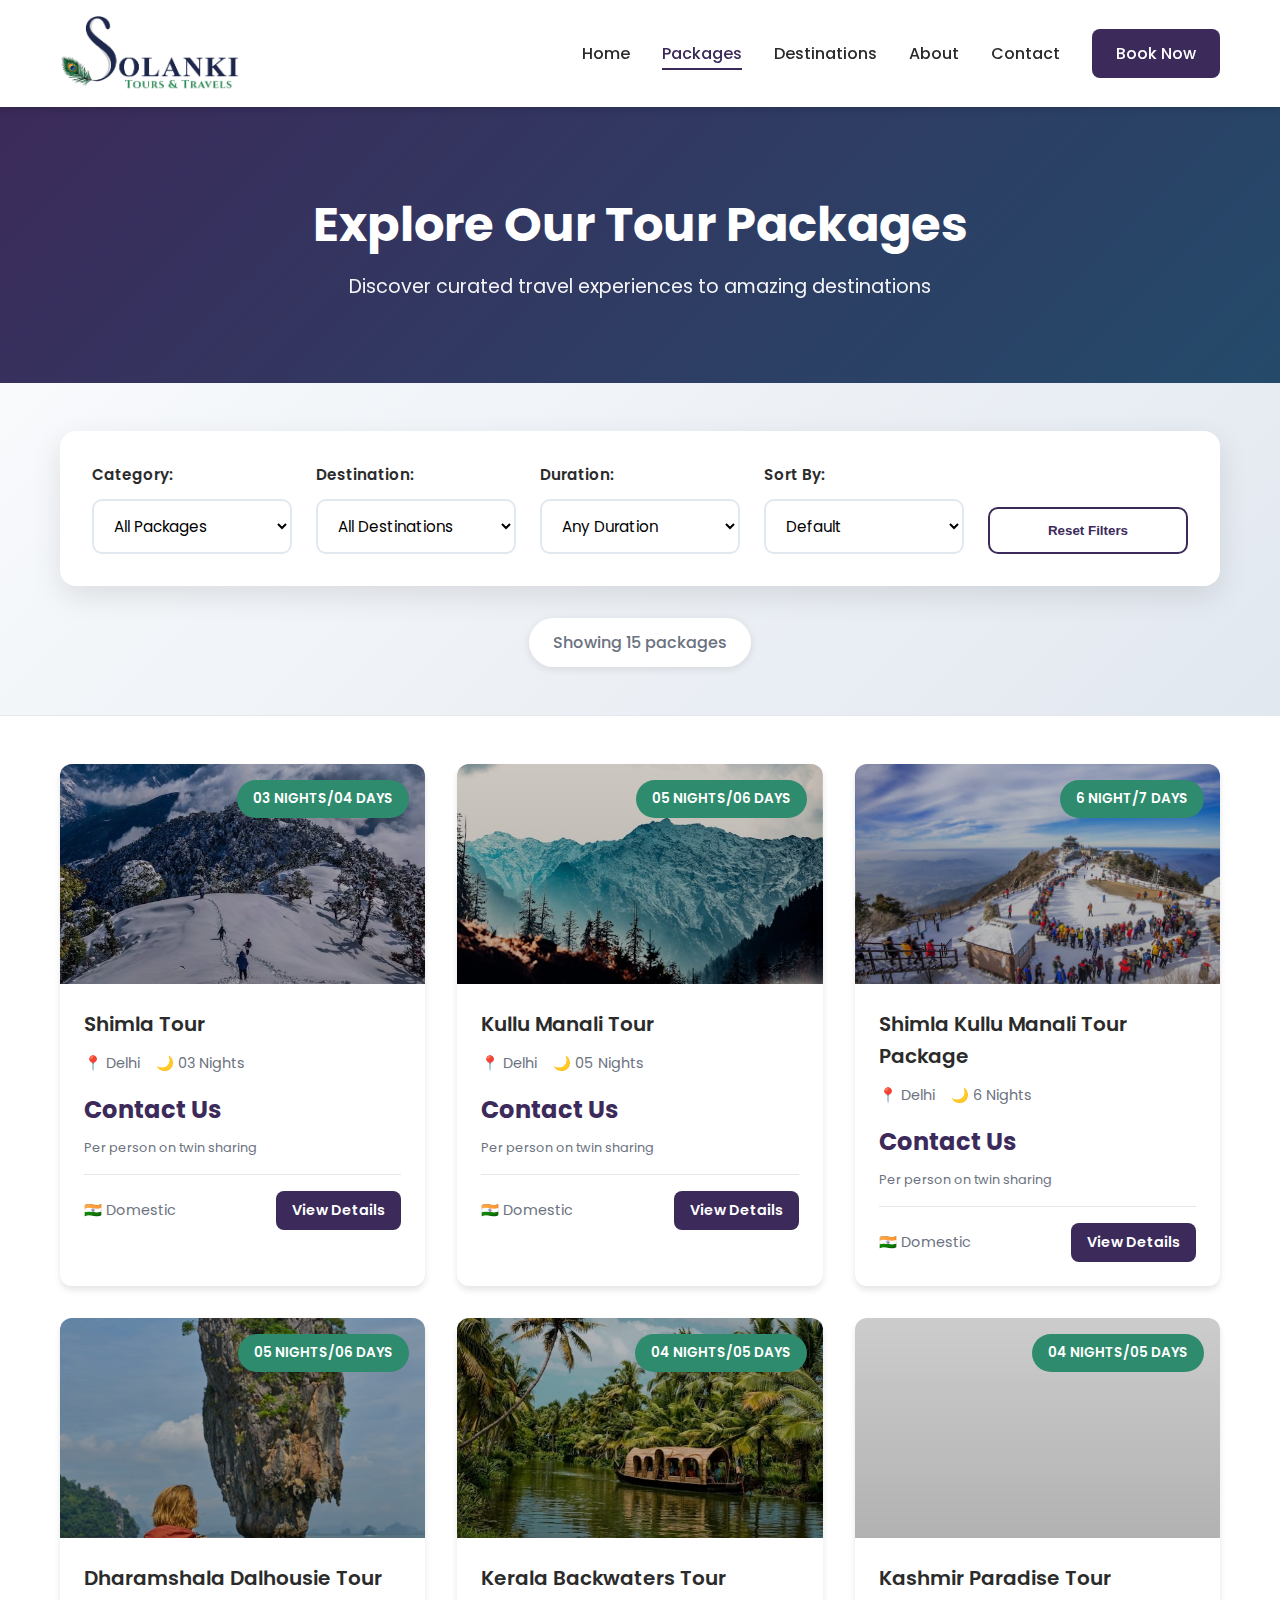
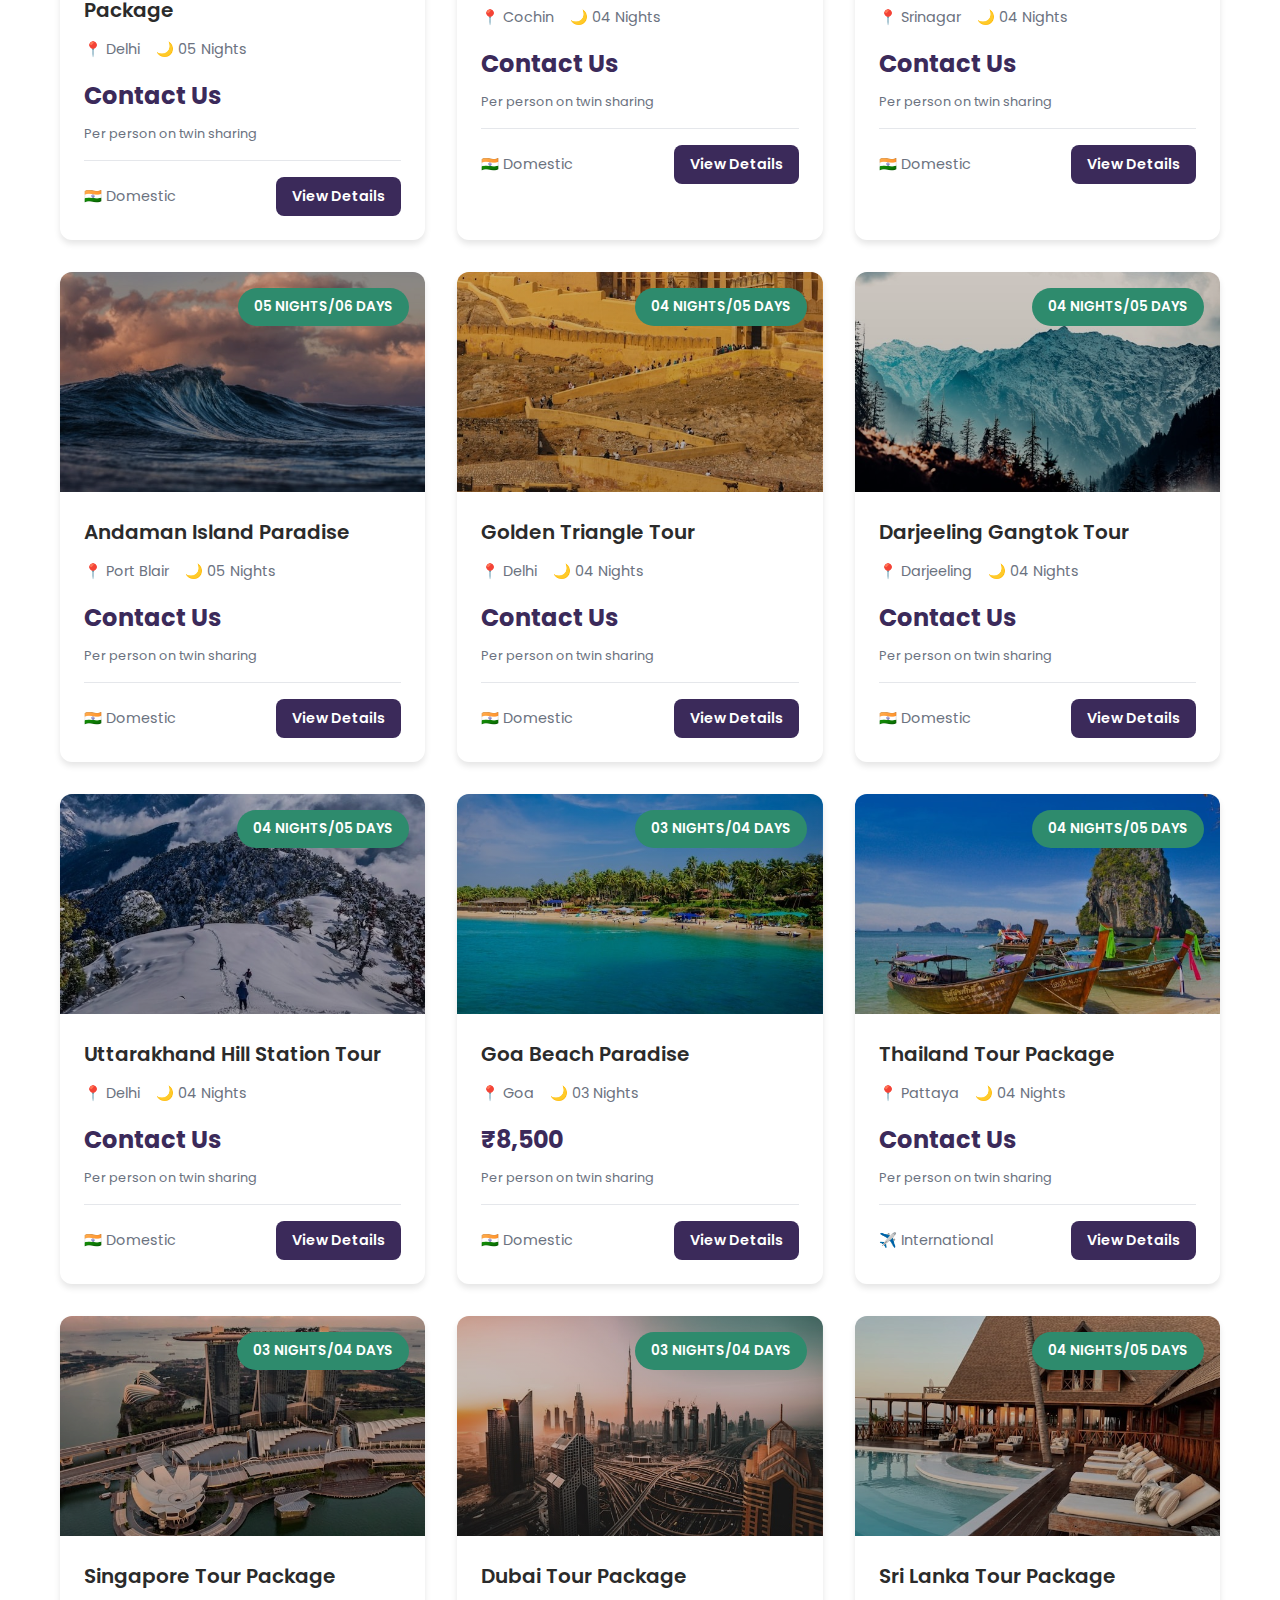
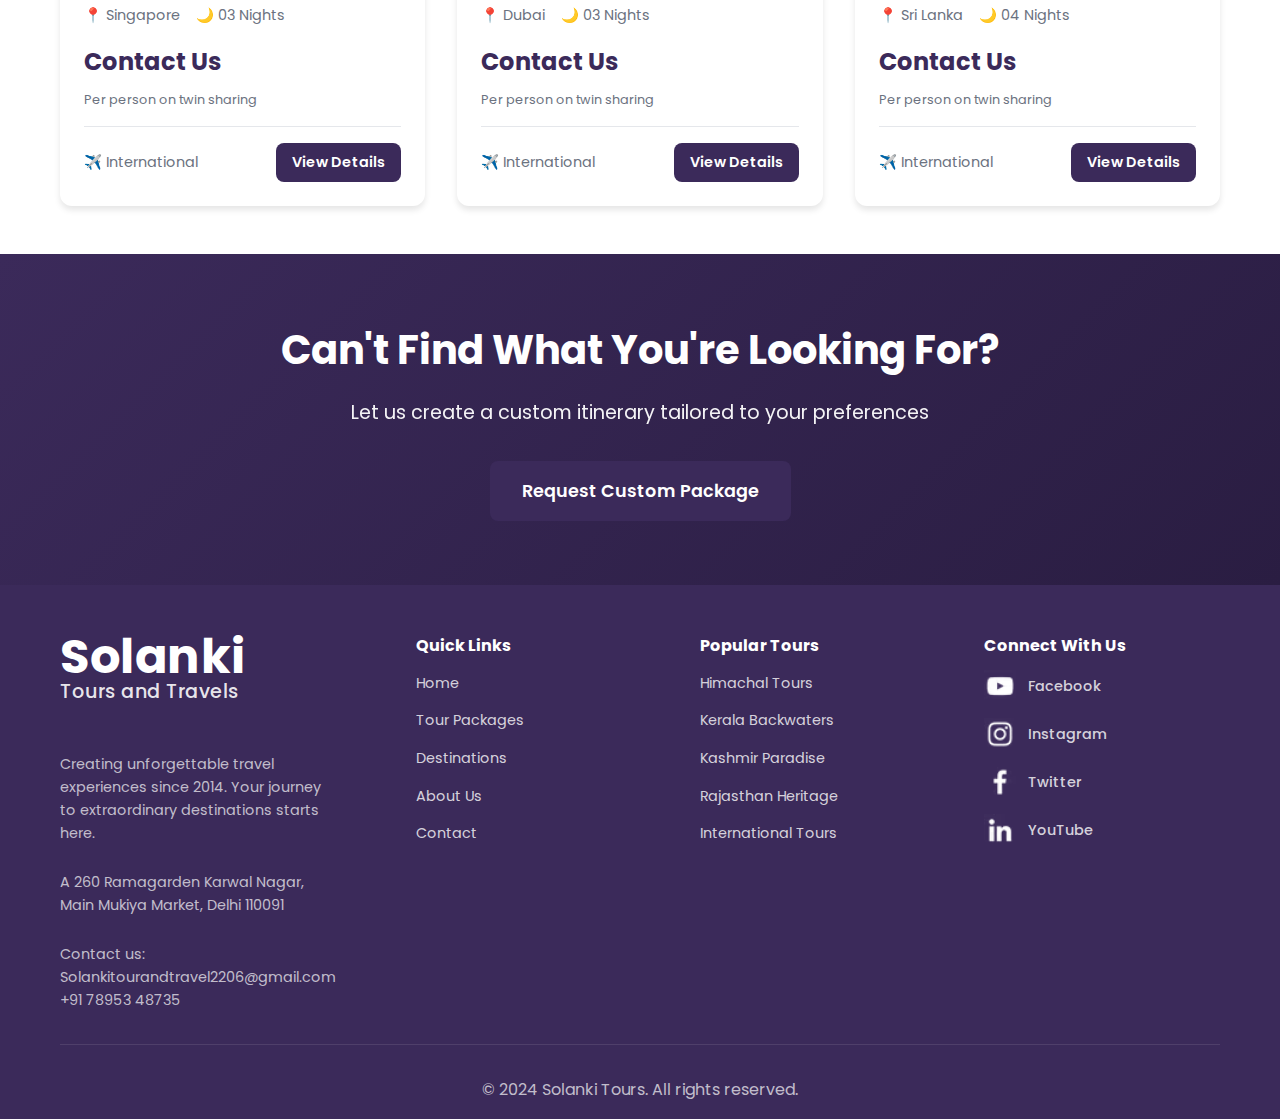
<file: package-detail.html>
<!DOCTYPE html>
<html lang="en">
<head>
    <meta charset="UTF-8">
    <meta name="viewport" content="width=device-width, initial-scale=1.0">
    <title>Package Details - Solanki Tours</title>
    <link rel="stylesheet" href="css/styles.css">
    <link rel="preconnect" href="https://fonts.googleapis.com">
    <link rel="preconnect" href="https://fonts.gstatic.com" crossorigin>
    <link href="https://fonts.googleapis.com/css2?family=Poppins:wght@300;400;500;600;700&display=swap" rel="stylesheet">
</head>
<body>
    <!-- Navigation -->
    <nav class="navbar">
        <div class="container">
            <div class="nav-wrapper">
                <a href="index.html" class="logo">
                    <img src="Solanki Tours Logo Transparent.png" alt="Solanki Logo">
                </a>
                <ul class="nav-menu">
                    <li><a href="index.html">Home</a></li>
                    <li><a href="packages.html">Packages</a></li>
                    <li><a href="index.html#destinations">Destinations</a></li>
                    <li><a href="index.html#about">About</a></li>
                    <li><a href="index.html#contact">Contact</a></li>
                    <li><a href="booking.html" class="btn-primary">Book Now</a></li>
                </ul>
                <div class="hamburger">
                    <span></span>
                    <span></span>
                    <span></span>
                </div>
            </div>
        </div>
    </nav>

    <!-- Package Details -->
    <section class="package-details">
        <div class="container">
            <div class="breadcrumb">
                <a href="index.html">Home</a> / <a href="packages.html">Packages</a> / <span id="package-breadcrumb">Package Details</span>
            </div>

            <div class="package-detail-wrapper">
                <div class="package-main">
                    <div class="package-hero-image" id="package-hero">
                        <!-- Hero image will be loaded dynamically -->
                    </div>
                    
                    <div class="package-header">
                        <h1 id="package-title">Loading...</h1>
                        <div class="package-meta">
                            <span class="meta-item">
                                <strong>Duration:</strong> <span id="package-duration"></span>
                            </span>
                            <span class="meta-item">
                                <strong>Destinations:</strong> <span id="package-destinations"></span>
                            </span>
                        </div>
                    </div>

                    <div class="package-content">
                        <div class="package-section">
                            <h2>Package Overview</h2>
                            <p id="package-overview">Experience an unforgettable journey through breathtaking landscapes and cultural wonders.</p>
                        </div>

                        <div class="package-section">
                            <h2>Package Inclusions</h2>
                            <ul class="inclusions-list" id="package-inclusions">
                                <!-- Inclusions will be loaded dynamically -->
                            </ul>
                        </div>

                        <div class="package-section">
                            <h2>Itinerary Highlights</h2>
                            <div class="itinerary-list" id="package-itinerary">
                                <!-- Itinerary will be loaded dynamically -->
                            </div>
                        </div>

                        <div class="package-section">
                            <h2>Important Information</h2>
                            <div class="info-grid">
                                <div class="info-card">
                                    <h4>Best Time to Visit</h4>
                                    <p id="best-time">Throughout the year</p>
                                </div>
                                <div class="info-card">
                                    <h4>Ideal For</h4>
                                    <p>Couples, Families, Solo Travelers, Groups</p>
                                </div>
                                <div class="info-card">
                                    <h4>Transportation</h4>
                                    <p>Private / Shared vehicles as per package</p>
                                </div>
                                <div class="info-card">
                                    <h4>Accommodation</h4>
                                    <p>3-star to 5-star hotels</p>
                                </div>
                            </div>
                        </div>

                        <div class="package-section">
                            <h2>Terms & Conditions</h2>
                            <ul class="terms-list">
                                <li>All rates are subject to availability at the time of booking</li>
                                <li>Check-in time: 2:00 PM | Check-out time: 11:00 AM</li>
                                <li>Package cost is per person on twin sharing basis</li>
                                <li>Additional charges may apply for extra services</li>
                                <li>Cancellation policy applies as per our standard terms</li>
                                <li>Valid ID proof required at the time of check-in</li>
                            </ul>
                        </div>
                    </div>
                </div>

                <div class="package-sidebar">
                    <div class="booking-card sticky">
                        <div class="price-section">
                            <div class="price-label">Starting From</div>
                            <div class="price" id="package-price">Contact Us</div>
                            <div class="price-note">Per person on twin sharing</div>
                        </div>
                        
                        <div class="booking-form-section">
                            <h3>Quick Inquiry</h3>
                            <form id="quickInquiryForm">
                                <div class="form-group">
                                    <input type="text" placeholder="Your Name" required>
                                </div>
                                <div class="form-group">
                                    <input type="email" placeholder="Your Email" required>
                                </div>
                                <div class="form-group">
                                    <input type="tel" placeholder="Phone Number" required>
                                </div>
                                <div class="form-group">
                                    <input type="date" placeholder="Travel Date">
                                </div>
                                <div class="form-group">
                                    <input type="number" placeholder="Number of Travelers" min="1" value="2">
                                </div>
                                <div class="form-group">
                                    <textarea placeholder="Special Requirements" rows="3"></textarea>
                                </div>
                                <button type="submit" class="btn-primary btn-block">Send Inquiry</button>
                            </form>
                        </div>

                        <div class="contact-options">
                            <a href="tel:+919876543210" class="contact-btn">
                                <span>📞</span> Call Now
                            </a>
                            <a href="https://wa.me/919876543210" class="contact-btn" target="_blank">
                                <span>💬</span> WhatsApp
                            </a>
                        </div>

                        <div class="help-section">
                            <h4>Need Help?</h4>
                            <p>Our travel experts are available 24/7</p>
                            <p class="help-phone">+91 98765 43210</p>
                        </div>
                    </div>
                </div>
            </div>
        </div>
    </section>

    <!-- Related Packages -->
    <section class="related-packages">
        <div class="container">
            <div class="section-header">
                <h2>Similar Packages</h2>
                <p>You might also be interested in these tours</p>
            </div>
            <div class="packages-grid" id="related-packages">
                <!-- Related packages will be loaded dynamically -->
            </div>
        </div>
    </section>

    <!-- Footer -->
    <footer class="footer">
        <div class="container">
            <div class="footer-grid">
                <div class="footer-col">
                    <div><h3 class="footer-brand">Solanki<br><span class="footer-sub-brand">Tours and Travels</span></h3>
                    <Br></Br>
                    <p>Creating unforgettable travel experiences since 2014. Your journey to extraordinary destinations starts here.</p>
                    </div> 
                    <br>
                    <div> <P>A 260 Ramagarden Karwal Nagar, Main Mukiya Market, Delhi 110091</P>
                        <br>
                        <p>Contact us: Solankitourandtravel2206@gmail.com</p>
                        
                        <p>+91 78953 48735</p>
                    </div>
                </div>
                <div class="footer-col">
                    <h4>Quick Links</h4>
                    <ul>
                        <li><a href="index.html">Home</a></li>
                        <li><a href="packages.html">Tour Packages</a></li>
                        <li><a href="index.html#destinations">Destinations</a></li>
                        <li><a href="index.html#about">About Us</a></li>
                        <li><a href="index.html#contact">Contact</a></li>
                    </ul>
                </div>
                <div class="footer-col">
                    <h4>Popular Tours</h4>
                    <ul>
                        <li><a href="packages.html?dest=himachal">Himachal Tours</a></li>
                        <li><a href="packages.html?dest=kerala">Kerala Backwaters</a></li>
                        <li><a href="packages.html?dest=kashmir">Kashmir Paradise</a></li>
                        <li><a href="packages.html?dest=rajasthan">Rajasthan Heritage</a></li>
                        <li><a href="packages.html?dest=international">International Tours</a></li>
                    </ul>
                </div>
                <div class="footer-col">
                    <h4>Connect With Us</h4>
                    <div class="social-links">
                        <a href="#" class="social-icon" aria-label="Facebook">
                            <img src="social logos white/imgi_39_203dcdc2ac8b48de89313f90d2a4cda1.png" alt="Facebook">
                            <span>Facebook</span>
                        </a>
                        <a href="#" class="social-icon" aria-label="Instagram">
                            <img src="social logos white/imgi_40_81af6121f84c41a5b4391d7d37fce12a.png" alt="Instagram">
                            <span>Instagram</span>
                        </a>
                        <a href="#" class="social-icon" aria-label="Twitter">
                            <img src="social logos white/imgi_41_23fd2a2be53141ed810f4d3dcdcd01fa.png" alt="Twitter">
                            <span>Twitter</span>
                        </a>
                        <a href="#" class="social-icon" aria-label="YouTube">
                            <img src="social logos white/imgi_42_7528824071724d12a3e6c31eee0b40d4.png" alt="YouTube">
                            <span>YouTube</span>
                        </a>
                    </div>
                </div>
            </div>
            <div class="footer-bottom">
                <p>&copy; 2024 Solanki Tours. All rights reserved.</p>
            </div>
        </div>
    </footer>

    <script src="js/data.js"></script>
    <script src="js/script.js"></script>
    <script src="js/package-detail.js"></script>
</body>
</html>
</file>
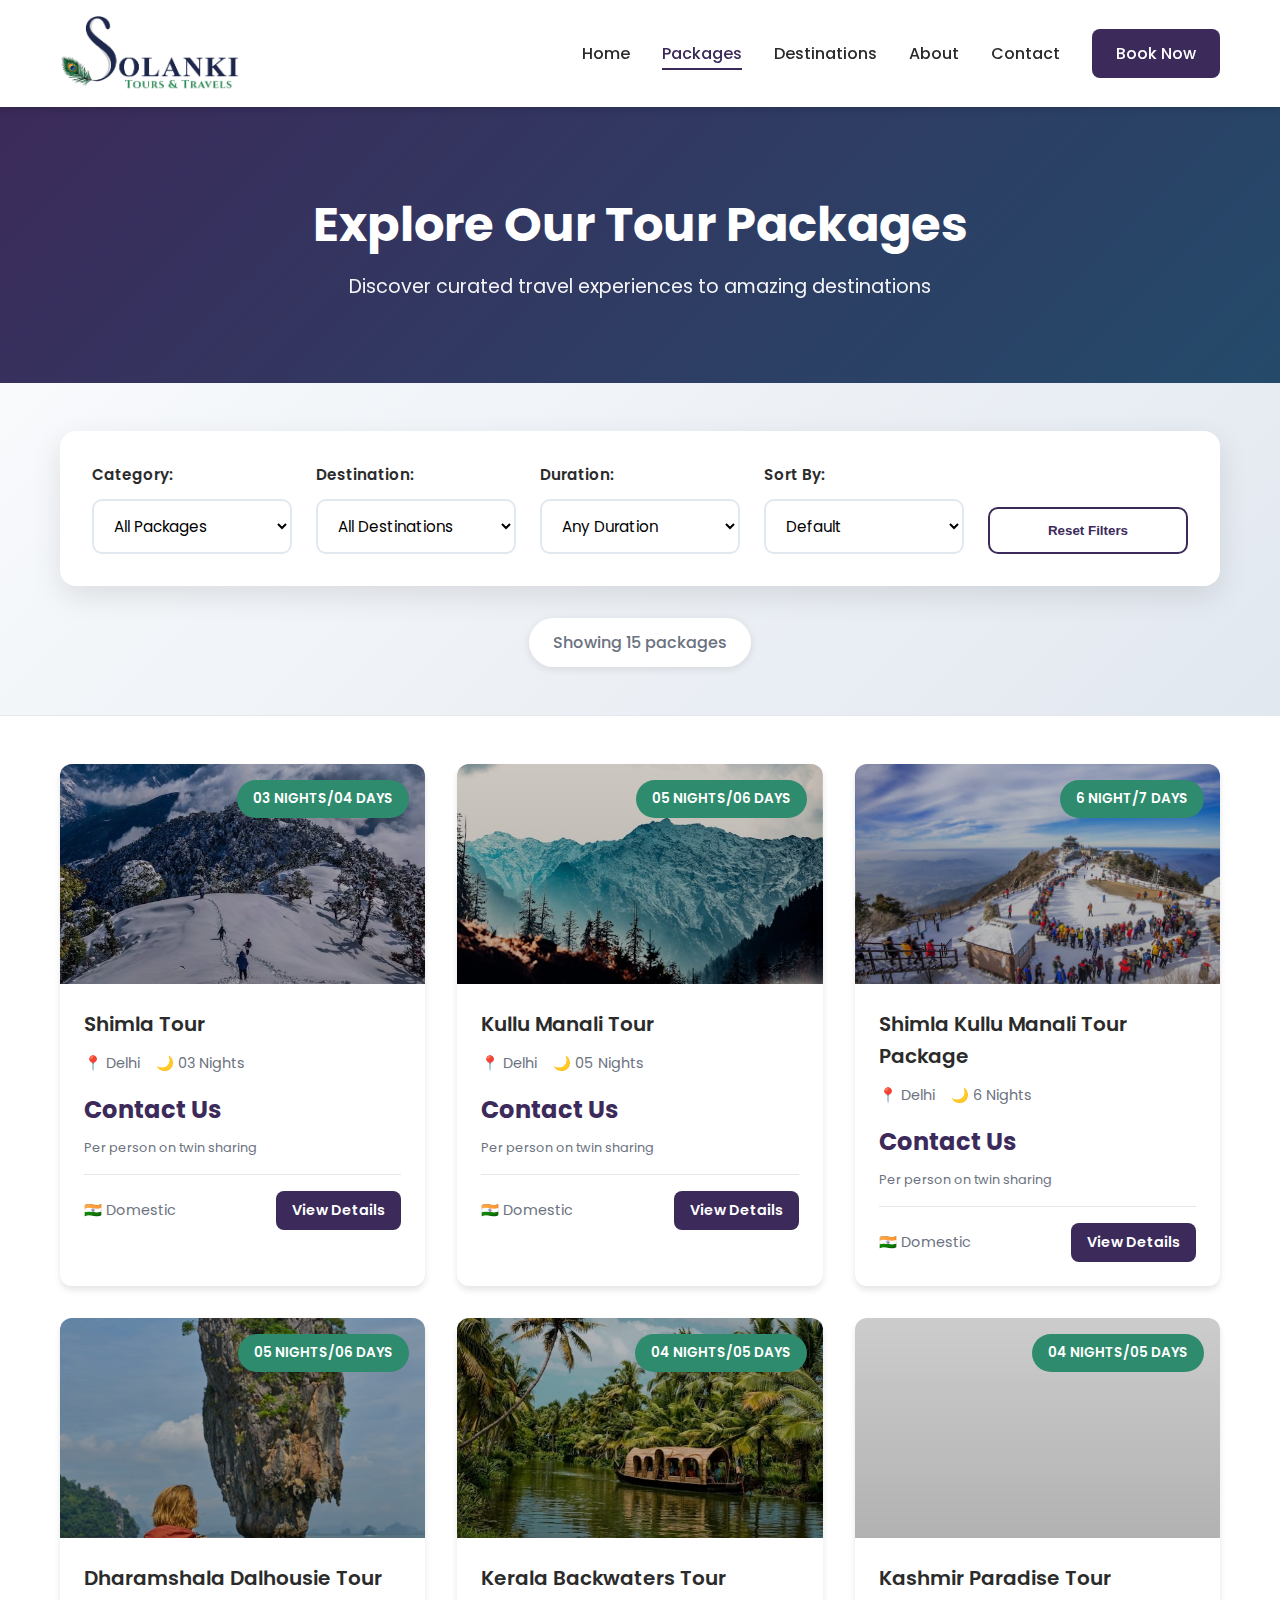
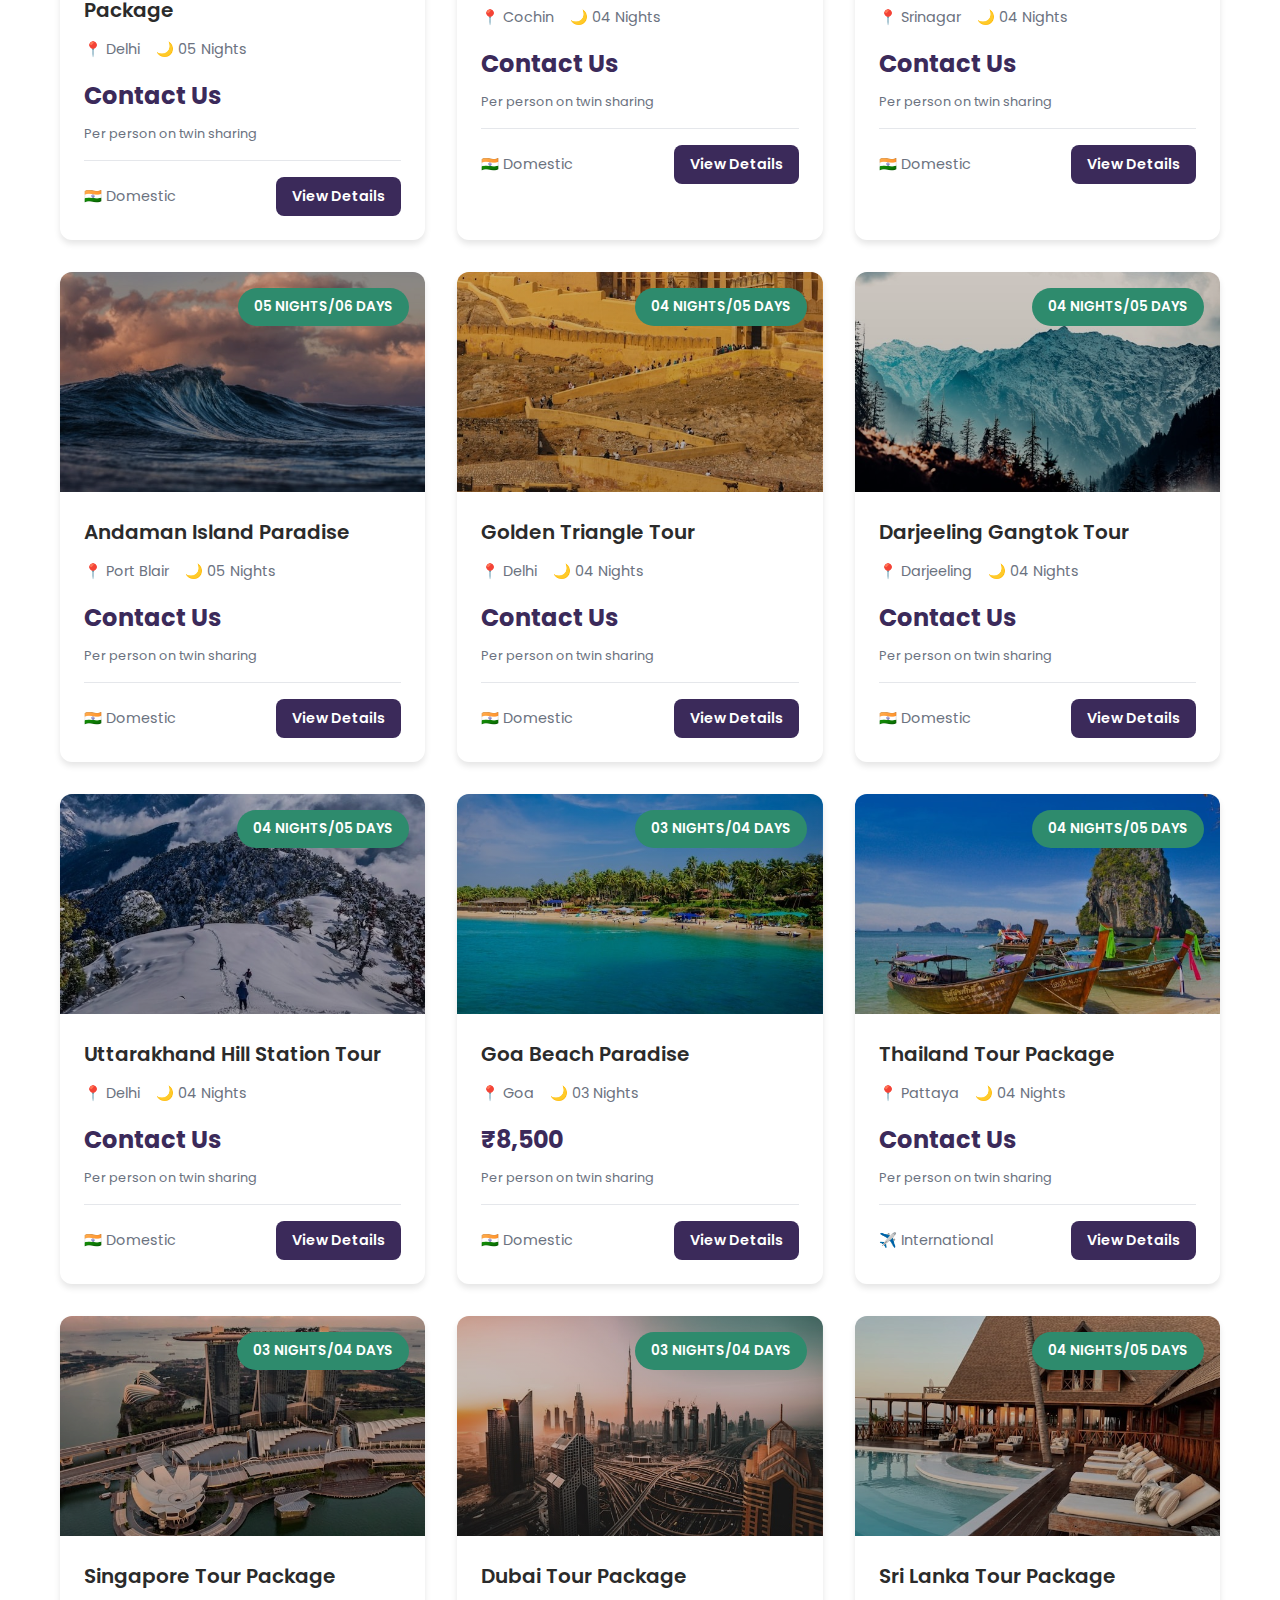
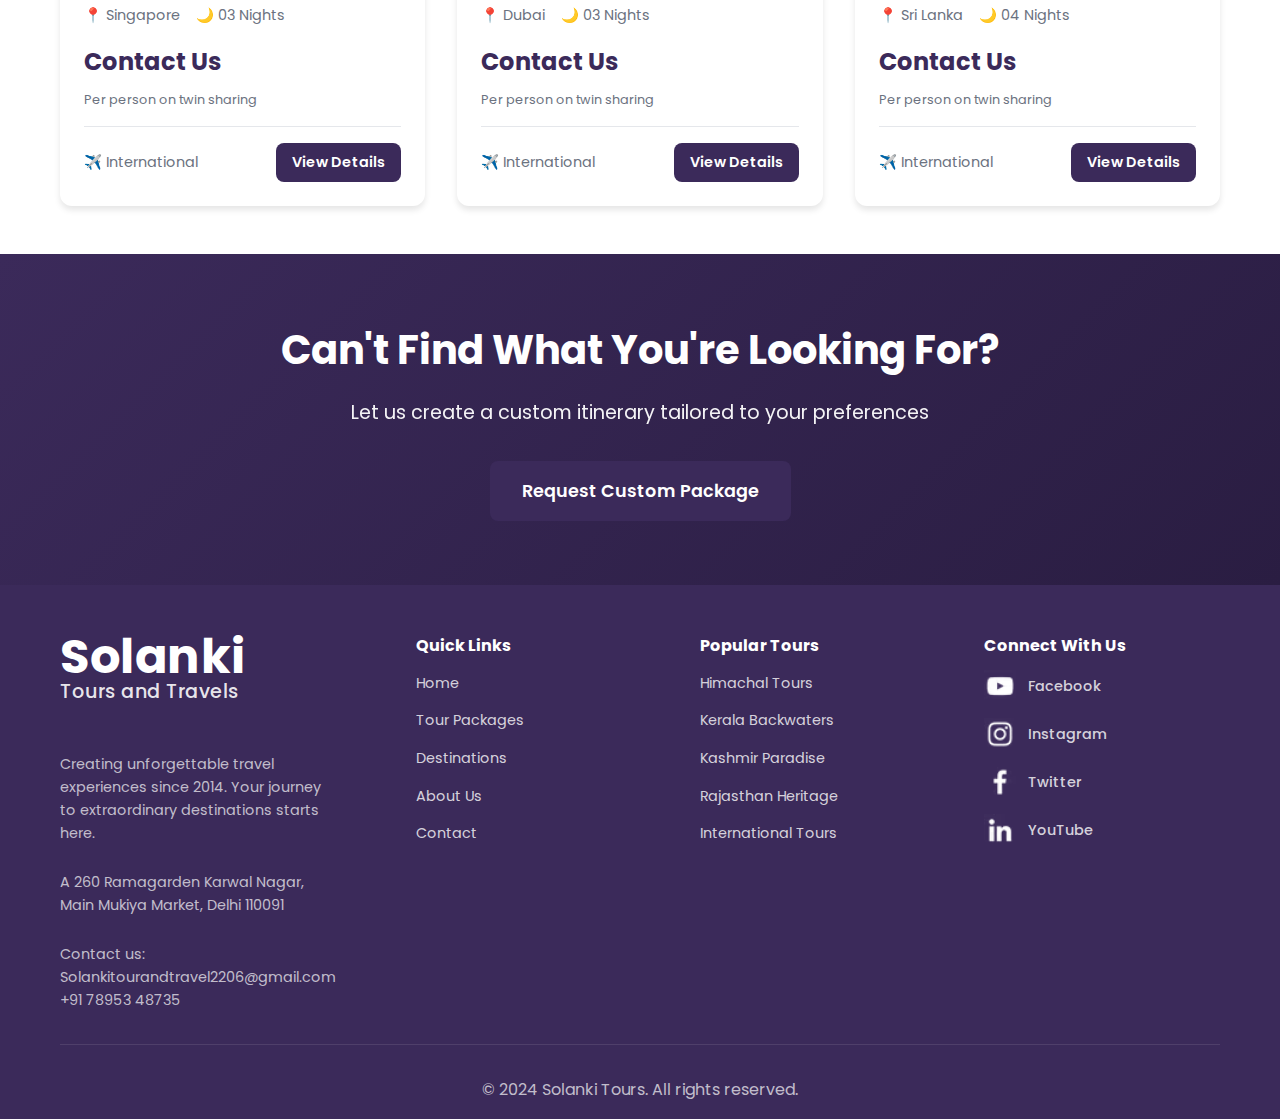
<file: packages.html>
<!DOCTYPE html>
<html lang="en">
<head>
    <meta charset="UTF-8">
    <meta name="viewport" content="width=device-width, initial-scale=1.0">
    <title>Tour Packages - Solanki Tours</title>
    <link rel="stylesheet" href="css/styles.css">
    <link rel="preconnect" href="https://fonts.googleapis.com">
    <link rel="preconnect" href="https://fonts.gstatic.com" crossorigin>
    <link href="https://fonts.googleapis.com/css2?family=Poppins:wght@300;400;500;600;700&display=swap" rel="stylesheet">
</head>
<body>
    <!-- Navigation -->
    <nav class="navbar">
        <div class="container">
            <div class="nav-wrapper">
                <a href="index.html" class="logo">
                    <img src="Solanki logo_Final.png" alt="Solanki Logo">
                </a>
                <ul class="nav-menu">
                    <li><a href="index.html">Home</a></li>
                    <li><a href="packages.html" class="active">Packages</a></li>
                    <li><a href="index.html#destinations">Destinations</a></li>
                    <li><a href="index.html#about">About</a></li>
                    <li><a href="index.html#contact">Contact</a></li>
                    <li><a href="booking.html" class="btn-primary">Book Now</a></li>
                </ul>
                <div class="hamburger">
                    <span></span>
                    <span></span>
                    <span></span>
                </div>
            </div>
        </div>
    </nav>

    <!-- Page Header -->
    <section class="page-header">
        <div class="page-header-overlay"></div>
        <div class="container">
            <h1>Explore Our Tour Packages</h1>
            <p>Discover curated travel experiences to amazing destinations</p>
        </div>
    </section>

    <!-- Filter Section -->
    <section class="filter-section">
        <div class="container">
            <div class="filter-wrapper">
                <div class="filter-group">
                    <label>Category:</label>
                    <select id="category-filter" onchange="filterPackages()">
                        <option value="all">All Packages</option>
                        <option value="domestic">Domestic Tours</option>
                        <option value="international">International Tours</option>
                    </select>
                </div>
                <div class="filter-group">
                    <label>Destination:</label>
                    <select id="destination-filter" onchange="filterPackages()">
                        <option value="all">All Destinations</option>
                        <option value="Shimla">Shimla</option>
                        <option value="Manali">Manali</option>
                        <option value="Dharamshala">Dharamshala</option>
                        <option value="Dalhousie">Dalhousie</option>
                        <option value="Kerala">Kerala</option>
                        <option value="Kashmir">Kashmir</option>
                        <option value="Srinagar">Srinagar</option>
                        <option value="Andaman">Andaman</option>
                        <option value="Rajasthan">Rajasthan</option>
                        <option value="Jaipur">Jaipur</option>
                        <option value="Udaipur">Udaipur</option>
                        <option value="North East">North East</option>
                        <option value="Darjeeling">Darjeeling</option>
                        <option value="Gangtok">Gangtok</option>
                        <option value="Uttarakhand">Uttarakhand</option>
                        <option value="Goa">Goa</option>
                        <option value="Thailand">Thailand</option>
                        <option value="Singapore">Singapore</option>
                        <option value="Dubai">Dubai</option>
                        <option value="Srilanka">Sri Lanka</option>
                    </select>
                </div>
                <div class="filter-group">
                    <label>Duration:</label>
                    <select id="duration-filter" onchange="filterPackages()">
                        <option value="all">Any Duration</option>
                        <option value="2-3">2-3 Days</option>
                        <option value="4-5">4-5 Days</option>
                        <option value="6-7">6-7 Days</option>
                        <option value="8-10">8-10 Days</option>
                        <option value="10+">10+ Days</option>
                    </select>
                </div>
                <div class="filter-group">
                    <label>Sort By:</label>
                    <select id="sort-filter" onchange="filterPackages()">
                        <option value="default">Default</option>
                        <option value="duration-asc">Duration (Low to High)</option>
                        <option value="duration-desc">Duration (High to Low)</option>
                        <option value="name">Name (A-Z)</option>
                    </select>
                </div>
                <button class="btn-secondary" onclick="resetFilters()">Reset Filters</button>
            </div>
            <div class="results-count">
                <p id="results-text">Showing all packages</p>
            </div>
        </div>
    </section>

    <!-- Packages Grid -->
    <section class="packages-section">
        <div class="container">
            <div class="packages-grid" id="all-packages">
                <!-- Packages will be loaded dynamically via JavaScript -->
            </div>
            <div id="no-results" class="no-results" style="display: none;">
                <h3>No packages found</h3>
                <p>Try adjusting your filters to see more results</p>
                <button class="btn-primary" onclick="resetFilters()">Reset Filters</button>
            </div>
        </div>
    </section>

    <!-- CTA Section -->
    <section class="cta-section">
        <div class="container">
            <div class="cta-content">
                <h2>Can't Find What You're Looking For?</h2>
                <p>Let us create a custom itinerary tailored to your preferences</p>
                <a href="booking.html" class="btn-large btn-primary">Request Custom Package</a>
            </div>
        </div>
    </section>

    <!-- Footer -->
    <footer class="footer">
        <div class="container">
            <div class="footer-grid">
                <div class="footer-col">
                    <div><h3 class="footer-brand">Solanki<br><span class="footer-sub-brand">Tours and Travels</span></h3>
                    <Br></Br>
                    <p>Creating unforgettable travel experiences since 2014. Your journey to extraordinary destinations starts here.</p>
                    </div> 
                    <br>
                    <div> <P>A 260 Ramagarden Karwal Nagar, Main Mukiya Market, Delhi 110091</P>
                        <br>
                        <p>Contact us: Solankitourandtravel2206@gmail.com</p>
                        
                        <p>+91 78953 48735</p>
                    </div>
                </div>
                <div class="footer-col">
                    <h4>Quick Links</h4>
                    <ul>
                        <li><a href="index.html">Home</a></li>
                        <li><a href="packages.html">Tour Packages</a></li>
                        <li><a href="index.html#destinations">Destinations</a></li>
                        <li><a href="index.html#about">About Us</a></li>
                        <li><a href="index.html#contact">Contact</a></li>
                    </ul>
                </div>
                <div class="footer-col">
                    <h4>Popular Tours</h4>
                    <ul>
                        <li><a href="packages.html?dest=himachal">Himachal Tours</a></li>
                        <li><a href="packages.html?dest=kerala">Kerala Backwaters</a></li>
                        <li><a href="packages.html?dest=kashmir">Kashmir Paradise</a></li>
                        <li><a href="packages.html?dest=rajasthan">Rajasthan Heritage</a></li>
                        <li><a href="packages.html?dest=international">International Tours</a></li>
                    </ul>
                </div>
                <div class="footer-col">
                    <h4>Connect With Us</h4>
                    <div class="social-links">
                        <a href="#" class="social-icon" aria-label="Facebook">
                            <img src="social logos white/imgi_39_203dcdc2ac8b48de89313f90d2a4cda1.png" alt="Facebook">
                            <span>Facebook</span>
                        </a>
                        <a href="#" class="social-icon" aria-label="Instagram">
                            <img src="social logos white/imgi_40_81af6121f84c41a5b4391d7d37fce12a.png" alt="Instagram">
                            <span>Instagram</span>
                        </a>
                        <a href="#" class="social-icon" aria-label="Twitter">
                            <img src="social logos white/imgi_41_23fd2a2be53141ed810f4d3dcdcd01fa.png" alt="Twitter">
                            <span>Twitter</span>
                        </a>
                        <a href="#" class="social-icon" aria-label="YouTube">
                            <img src="social logos white/imgi_42_7528824071724d12a3e6c31eee0b40d4.png" alt="YouTube">
                            <span>YouTube</span>
                        </a>
                    </div>
                </div>
            </div>
            <div class="footer-bottom">
                <p>&copy; 2024 Solanki Tours. All rights reserved.</p>
            </div>
        </div>
    </footer>

    <script src="js/data.js"></script>
    <script src="js/script.js"></script>
    <script src="js/packages.js"></script>
</body>
</html>
</file>
<file: css/styles.css>
/* ===================================
   Global Styles & Reset
   =================================== */
* {
    margin: 0;
    padding: 0;
    box-sizing: border-box;
}

:root {
    --primary-color: #3B2A5A;
    --primary-dark: #2A1D42;
    --secondary-color: #2E8B6D;
    --accent-color: #1F6F8B;
    --text-dark: #2B2B2B;
    --text-light: #6b7280;
    --bg-light: #FAFAF8;
    --bg-white: #ffffff;
    --border-color: #e5e7eb;
    --shadow-sm: 0 1px 2px rgba(0, 0, 0, 0.05);
    --shadow-md: 0 4px 6px rgba(0, 0, 0, 0.1);
    --shadow-lg: 0 10px 15px rgba(0, 0, 0, 0.1);
    --shadow-xl: 0 20px 25px rgba(0, 0, 0, 0.15);
}

body {
    font-family: 'Poppins', sans-serif;
    line-height: 1.6;
    color: var(--text-dark);
    overflow-x: hidden;
}

.container {
    max-width: 1200px;
    margin: 0 auto;
    padding: 0 20px;
}

img {
    max-width: 100%;
    height: auto;
    display: block;
}

a {
    text-decoration: none;
    color: inherit;
    transition: all 0.3s ease;
}

ul {
    list-style: none;
}

/* ===================================
   Navigation
   =================================== */
.navbar {
    background: var(--bg-white);
    box-shadow: var(--shadow-md);
    position: sticky;
    top: 0;
    z-index: 1000;
    padding: 1rem 0;
}

.nav-wrapper {
    display: flex;
    justify-content: space-between;
    align-items: center;
}

.logo {
    display: flex;
    align-items: center;
    gap: 1rem;
    text-decoration: none;
    color: inherit;
    transition: opacity 0.3s ease;
}

.logo:hover {
    opacity: 0.8;
}

.logo img {
    height: 75px;
    width: auto;
}

.logo-text h1 {
    font-size: 1.8rem;
    color: var(--primary-color);
    font-weight: 700;
    margin-bottom: -5px;
}

.logo-text .tagline {
    font-size: 0.75rem;
    color: var(--text-light);
    font-weight: 300;
}

.nav-menu {
    display: flex;
    gap: 2rem;
    align-items: center;
}

.nav-menu a {
    font-weight: 500;
    color: var(--text-dark);
    position: relative;
}

.nav-menu a:hover,
.nav-menu a.active {
    color: var(--primary-color);
}

.nav-menu a::after {
    content: '';
    position: absolute;
    bottom: -5px;
    left: 0;
    width: 0;
    height: 2px;
    background: var(--primary-color);
    transition: width 0.3s ease;
}

.nav-menu a:hover::after,
.nav-menu a.active::after {
    width: 100%;
}

.hamburger {
    display: none;
    flex-direction: column;
    gap: 4px;
    cursor: pointer;
}

.hamburger span {
    width: 25px;
    height: 3px;
    background: var(--text-dark);
    transition: all 0.3s ease;
}

/* ===================================
   Buttons
   =================================== */
.btn-primary,
.btn-secondary,
.btn-large {
    padding: 0.75rem 1.5rem;
    border-radius: 8px;
    font-weight: 600;
    cursor: pointer;
    border: none;
    transition: all 0.3s ease;
    display: inline-block;
    text-align: center;
}

.btn-primary {
    background: var(--primary-color);
    color: white !important;
    text-decoration: none;
}

.btn-primary:hover {
    background: var(--primary-dark);
    transform: translateY(-2px);
    box-shadow: var(--shadow-lg);
    color: white !important;
}

.btn-secondary {
    background: transparent;
    color: white;
    border: 2px solid white;
}

.btn-secondary:hover {
    background: white;
    color: var(--primary-color);
}

.btn-large {
    padding: 1rem 2rem;
    font-size: 1.1rem;
}

.btn-block {
    width: 100%;
}

/* ===================================
   Hero Section
   =================================== */
.hero {
    position: relative;
    height: 90vh;
    background: linear-gradient(135deg, #3B2A5A 0%, #2A1D42 100%);
    display: flex;
    align-items: center;
    justify-content: center;
    text-align: center;
    color: white;
    overflow: hidden;
}

.hero::before {
    content: '';
    position: absolute;
    top: 0;
    left: 0;
    right: 0;
    bottom: 0;
    background-image: url('https://images.unsplash.com/photo-1464822759023-fed622ff2c3b?w=1920');
    background-size: cover;
    background-position: center;
    opacity: 0.65;
}

.hero-overlay {
    position: absolute;
    top: 0;
    left: 0;
    right: 0;
    bottom: 0;
    background: linear-gradient(135deg, rgba(59, 42, 90, 0.55) 0%, rgba(31, 111, 139, 0.45) 100%);
}

.hero-content {
    position: relative;
    z-index: 2;
    max-width: 800px;
    padding: 2rem;
}

.hero-title {
    font-size: 3.5rem;
    font-weight: 700;
    margin-bottom: 1rem;
    animation: fadeInUp 0.8s ease;
}

.hero-subtitle {
    font-size: 1.3rem;
    margin-bottom: 2rem;
    opacity: 0.95;
    animation: fadeInUp 1s ease;
}

.hero-cta {
    display: flex;
    gap: 1rem;
    justify-content: center;
    flex-wrap: wrap;
    animation: fadeInUp 1.2s ease;
}

.hero-stats {
    position: absolute;
    bottom: 2rem;
    left: 50%;
    transform: translateX(-50%);
    display: flex;
    gap: 3rem;
    z-index: 2;
}

.stat-item {
    text-align: center;
}

.stat-item h3 {
    font-size: 2.5rem;
    font-weight: 700;
    margin-bottom: 0.25rem;
}

.stat-item p {
    font-size: 0.9rem;
    opacity: 0.9;
}

@keyframes fadeInUp {
    from {
        opacity: 0;
        transform: translateY(30px);
    }
    to {
        opacity: 1;
        transform: translateY(0);
    }
}

/* ===================================
   Plan Tour Form Section (Updated)
   =================================== */
.enquiry-section {
    margin-top: -3rem;
    position: relative;
    z-index: 10;
    padding: 4rem 10px;
    width: 100%;
    overflow: visible;
}

.enquiry-card {
    background: white;
    border-radius: 12px;
    padding: 3rem 5rem;
    box-shadow: var(--shadow-xl);
    max-width: 2400px;
    margin: 0 auto;
    width: 99%;
    min-height: 400px;
    position: relative;
}

.plan-tour {
    width: 100%;
}

.plan-banner {
    text-align: center;
    margin-bottom: 2rem;
}

.plan-banner span {
    font-size: 1.2rem;
    color: var(--text-light);
    font-weight: 500;
    display: block;
    margin-bottom: 0.5rem;
}

.plan-banner h4 {
    font-size: 2.5rem;
    color: var(--primary-color);
    font-weight: 700;
    margin: 0;
;
}

.plan-banner h4 span {
    color: var(--secondary-color);
}

.top-fields {
    display: grid;
    grid-template-columns: 1fr 1fr 1fr 1fr;
    gap: 1.5rem;
    margin-bottom: 2.5rem;
    width: 100%;
}

.bottom-fields {
    display: grid;
    grid-template-columns: 1fr 1fr 2fr 1fr;
    gap: 1.5rem;
    align-items: end;
}

.input-field {
    display: flex;
    flex-direction: column;
    min-width: 0;
}

.input-field input,
.input-field select {
    padding: 0.75rem;
    border: 2px solid #e2e8f0;
    border-radius: 8px;
    font-family: inherit;
    font-size: 0.95rem;
    transition: all 0.3s ease;
    width: 100%;
    min-width: 0;
    box-sizing: border-box;
}

.input-field input:focus,
.input-field select:focus {
    outline: none;
    border-color: var(--primary-color);
    box-shadow: 0 0 0 3px rgba(59, 42, 90, 0.1);
}

.input-field label {
    margin-bottom: 0.5rem;
    font-weight: 600;
    color: var(--text-dark);
    font-size: 0.9rem;
}

.submit-btn input[type="submit"] {
    background: var(--primary-color);
    color: white;
    border: none;
    padding: 0.75rem 1.5rem;
    border-radius: 8px;
    font-weight: 600;
    cursor: pointer;
    transition: all 0.3s ease;
    width: 100%;
    height: 100%;
}

.submit-btn input[type="submit"]:hover {
    background: var(--primary-dark);
    transform: translateY(-2px);
    box-shadow: var(--shadow-lg);
}

/* Responsive Design for Plan Tour Form */
@media (max-width: 768px) {
    .top-fields {
        grid-template-columns: 1fr;
    }
    
    .bottom-fields {
        grid-template-columns: 1fr;
    }
    
    .input-field.schedule {
        grid-template-columns: 1fr;
    }
}

.form-group {
    display: flex;
    flex-direction: column;
}

.form-group label {
    margin-bottom: 0.5rem;
    font-weight: 500;
    color: var(--text-dark);
}

.form-group input,
.form-group select,
.form-group textarea {
    padding: 0.75rem;
    border: 1px solid var(--border-color);
    border-radius: 6px;
    font-family: inherit;
    font-size: 0.95rem;
    transition: all 0.3s ease;
}

.form-group input:focus,
.form-group select:focus,
.form-group textarea:focus {
    outline: none;
    border-color: var(--primary-color);
    box-shadow: 0 0 0 3px rgba(59, 42, 90, 0.15);
}

/* ===================================
   Section Headers
   =================================== */
.section-header {
    text-align: center;
    margin-bottom: 3rem;
}

.section-header h2 {
    font-size: 2.5rem;
    color: var(--text-dark);
    margin-bottom: 0.5rem;
}

.section-header p {
    font-size: 1.1rem;
    color: var(--text-light);
}

/* ===================================
   Featured Packages
   =================================== */
.featured-packages {
    padding: 5rem 0;
    background: var(--bg-light);
}

.packages-grid {
    display: grid;
    grid-template-columns: repeat(auto-fill, minmax(320px, 1fr));
    gap: 2rem;
}

.package-card {
    background: white;
    border-radius: 12px;
    overflow: hidden;
    box-shadow: var(--shadow-md);
    transition: all 0.3s ease;
    cursor: pointer;
}

.package-card:hover {
    transform: translateY(-8px);
    box-shadow: var(--shadow-xl);
}

.package-image {
    height: 220px;
    background-size: cover;
    background-position: center;
    position: relative;
}

.package-badge {
    position: absolute;
    top: 1rem;
    right: 1rem;
    background: var(--secondary-color);
    color: white;
    padding: 0.5rem 1rem;
    border-radius: 20px;
    font-size: 0.85rem;
    font-weight: 600;
}

.package-content {
    padding: 1.5rem;
}

.package-title {
    font-size: 1.25rem;
    font-weight: 600;
    margin-bottom: 0.75rem;
    color: var(--text-dark);
}

.package-details {
    display: flex;
    gap: 1rem;
    margin-bottom: 1rem;
    color: var(--text-light);
    font-size: 0.9rem;
}

.package-details span {
    display: flex;
    align-items: center;
    gap: 0.25rem;
}

.package-price {
    font-size: 1.5rem;
    font-weight: 700;
    color: var(--primary-color);
    margin-bottom: 0.5rem;
}

.package-price-note {
    font-size: 0.8rem;
    color: var(--text-light);
}

.package-footer {
    margin-top: 1rem;
    padding-top: 1rem;
    border-top: 1px solid var(--border-color);
    display: flex;
    justify-content: space-between;
    align-items: center;
}

/* ===================================
   Destinations
   =================================== */
.destinations {
    padding: 5rem 0;
}

.destinations-grid {
    display: grid;
    grid-template-columns: repeat(auto-fit, minmax(280px, 1fr));
    gap: 1.5rem;
}

.destination-card {
    border-radius: 12px;
    overflow: hidden;
    cursor: pointer;
    transition: all 0.3s ease;
}

.destination-card:hover {
    transform: scale(1.05);
}

.dest-image {
    height: 300px;
    background-size: cover;
    background-position: center;
    position: relative;
}

.dest-overlay {
    position: absolute;
    bottom: 0;
    left: 0;
    right: 0;
    padding: 1.5rem;
    background: linear-gradient(to top, rgba(0,0,0,0.8), transparent);
    color: white;
}

.dest-overlay h3 {
    font-size: 1.5rem;
    margin-bottom: 0.25rem;
}

.dest-overlay p {
    font-size: 0.9rem;
    opacity: 0.9;
    margin-bottom: 0.5rem;
}

.package-count {
    display: inline-block;
    background: var(--primary-color);
    padding: 0.25rem 0.75rem;
    border-radius: 20px;
    font-size: 0.85rem;
}

/* ===================================
   Why Choose Us
   =================================== */
.why-choose {
    padding: 5rem 0;
    background: var(--bg-light);
}

.features-grid {
    display: grid;
    grid-template-columns: repeat(auto-fit, minmax(250px, 1fr));
    gap: 2rem;
}

.feature-card {
    text-align: center;
    padding: 2rem;
    background: white;
    border-radius: 12px;
    box-shadow: var(--shadow-md);
    transition: all 0.3s ease;
}

.feature-card:hover {
    transform: translateY(-5px);
    box-shadow: var(--shadow-lg);
}

.feature-icon {
    font-size: 3rem;
    margin-bottom: 1rem;
}

.feature-card h3 {
    font-size: 1.3rem;
    margin-bottom: 0.75rem;
    color: var(--text-dark);
}

.feature-card p {
    color: var(--text-light);
    line-height: 1.6;
}

/* ===================================
   About Section
   =================================== */
.about-section {
    padding: 5rem 0;
}

.about-content {
    display: grid;
    grid-template-columns: 1fr 1fr;
    gap: 3rem;
    align-items: center;
}

.about-text h2 {
    font-size: 2.5rem;
    margin-bottom: 1.5rem;
    color: var(--text-dark);
}

.about-text p {
    margin-bottom: 1rem;
    color: var(--text-light);
    line-height: 1.8;
}

.about-features {
    display: flex;
    gap: 2rem;
    margin-top: 2rem;
}

.about-feature {
    display: flex;
    flex-direction: column;
}

.about-feature strong {
    font-size: 2rem;
    color: var(--primary-color);
    margin-bottom: 0.25rem;
}

.about-feature span {
    color: var(--text-light);
    font-size: 0.9rem;
}

.about-image img {
    border-radius: 12px;
    box-shadow: var(--shadow-lg);
    width: 100%;
    height: 500px;
    object-fit: cover;
}

/* ===================================
   Contact Section
   =================================== */
.contact-section {
    padding: 5rem 0;
    background: var(--bg-light);
}

.contact-grid {
    display: grid;
    grid-template-columns: 1fr 1fr;
    gap: 3rem;
}

.contact-info {
    display: flex;
    flex-direction: column;
    gap: 1.5rem;
}

.contact-item {
    display: flex;
    gap: 1rem;
    align-items: flex-start;
}

.contact-icon {
    font-size: 2rem;
}

.contact-item h4 {
    margin-bottom: 0.5rem;
    color: var(--text-dark);
}

.contact-item p {
    color: var(--text-light);
    font-size: 0.95rem;
}

.contact-form {
    background: white;
    padding: 2.5rem;
    border-radius: 12px;
    box-shadow: var(--shadow-md);
    margin-top: 1rem;
}

.contact-form .form-group {
    margin-bottom: 1.5rem;
}

.contact-form .form-group:last-child {
    margin-bottom: 0;
}

.contact-form button {
    margin-top: 1rem;
    width: 100%;
}

/* ===================================
   Footer
   =================================== */
.footer {
    background: #3B2A5A;
    color: white;
    padding: 3rem 0 1rem;
}

.footer-grid {
    display: grid;
    grid-template-columns: repeat(4, 1fr);
    gap: 3rem;
    margin-bottom: 2rem;
}

.footer-main-col {
    display: flex;
    flex-direction: column;
    gap: 2rem;
}

.footer-logo {
    display: flex;
    align-items: center;
    gap: 1rem;
    margin-bottom: 1.5rem;
}

.footer-logo-img {
    width: 60px;
    height: 60px;
    border-radius: 50%;
}

.footer-logo-text h1 {
    font-size: 1.5rem;
    font-weight: 700;
    color: #FF6B35;
    margin: 0;
    line-height: 1;
}

.footer-logo-text h2 {
    font-size: 1.5rem;
    font-weight: 700;
    color: white;
    margin: 0;
    line-height: 1;
}

.office-info h3 {
    color: white;
    font-size: 1rem;
    font-weight: 600;
    margin-bottom: 1rem;
    letter-spacing: 1px;
}

.footer-brand {
    font-size: 3rem;
    font-weight: 700;
    line-height: 1;
    letter-spacing: 0.5px;
    margin: 0;
    padding: 0;
}

.footer-sub-brand {
    font-size: 1.2rem;
    font-weight: 500;
    color: rgba(255, 255, 255, 0.9);
    margin: 0;
    padding: 0;
    line-height: 1.1;
    display: block;
}

.footer-col p {
    color: rgba(255, 255, 255, 0.7);
    line-height: 1.6;
}

.footer-col h4 {
    padding-bottom: 0.7rem;
}

.footer-col:first-child {
    padding-right: 2rem;
}

.footer-col:first-child p {
    font-size: 0.9rem;
}

.footer-col ul {
    display: flex;
    flex-direction: column;
    gap: 0.75rem;
}

.footer-col a {
    color: rgba(255, 255, 255, 0.8);
    transition: color 0.3s ease;
    font-size: 0.9rem;
    line-height: 1.4;
}

.footer-col a:hover {
    color: white;
}

.social-links {
    display: flex;
    flex-direction: column;
    gap: 1rem;
    align-items: flex-start;
    justify-content: flex-start;
}

.social-icon {
    display: inline-flex;
    align-items: center;
    justify-content: flex-start;
    gap: 0.75rem;
    transition: all 0.3s ease;
    opacity: 1;
    flex-shrink: 0;
}

.social-icon img {
    width: 32px;
    height: 32px;
    filter: brightness(0) invert(1); /* Ensures icons are white */
    transition: all 0.3s ease;
}

.social-icon span {
    color: rgba(255, 255, 255, 0.8);
    font-size: 0.9rem;
    font-weight: 500;
    transition: color 0.3s ease;
}

.social-icon:hover span {
    color: white;
}

.social-icon:hover {
    transform: translateY(-3px);
}

.social-icon:hover img {
    filter: brightness(0) invert(1);
    opacity: 0.7;
}

.footer-bottom {
    text-align: center;
    padding-top: 2rem;
    border-top: 1px solid rgba(255, 255, 255, 0.1);
    color: rgba(255, 255, 255, 0.7);
}

.footer-bottom a {
    color: rgba(255, 255, 255, 0.7);
}

.footer-bottom a:hover {
    color: white;
}

/* Responsive Footer */
@media (max-width: 768px) {
    .footer-grid {
        grid-template-columns: 1fr;
        gap: 2rem;
    }
    
    .footer-right-section {
        grid-template-columns: 1fr;
        gap: 1.5rem;
    }
    
    .footer-logo {
        justify-content: center;
        text-align: center;
    }
    
    .office-info, .contact-info {
        text-align: center;
    }
}

/* ===================================
   Page Header
   =================================== */
.page-header {
    position: relative;
    padding: 5rem 0;
    background: linear-gradient(135deg, #3B2A5A 0%, #2A1D42 100%);
    color: white;
    text-align: center;
}

.page-header::before {
    content: '';
    position: absolute;
    top: 0;
    left: 0;
    right: 0;
    bottom: 0;
    background-image: url('https://images.unsplash.com/photo-1464822759023-fed622ff2c3b?w=1920');
    background-size: cover;
    background-position: center;
    opacity: 0.5;
}

.page-header-overlay {
    position: absolute;
    top: 0;
    left: 0;
    right: 0;
    bottom: 0;
    background: linear-gradient(135deg, rgba(59, 42, 90, 0.65) 0%, rgba(31, 111, 139, 0.55) 100%);
}

.page-header h1 {
    position: relative;
    z-index: 2;
    font-size: 3rem;
    margin-bottom: 0.5rem;
}

.page-header p {
    position: relative;
    z-index: 2;
    font-size: 1.2rem;
    opacity: 0.95;
}

/* ===================================
   Filter Section
   =================================== */
.filter-section {
    padding: 3rem 0;
    background: linear-gradient(135deg, #f8fafc 0%, #e2e8f0 100%);
    border-bottom: 1px solid var(--border-color);
}

.filter-wrapper {
    display: grid;
    grid-template-columns: repeat(auto-fit, minmax(200px, 1fr));
    gap: 1.5rem;
    align-items: end;
    background: white;
    padding: 2rem;
    border-radius: 16px;
    box-shadow: 0 10px 30px rgba(0, 0, 0, 0.1);
    margin-bottom: 2rem;
}

.filter-group {
    display: flex;
    flex-direction: column;
}

.filter-group label {
    display: block;
    margin-bottom: 0.75rem;
    font-weight: 600;
    color: var(--text-dark);
    font-size: 0.95rem;
}

.filter-group select {
    padding: 0.875rem 1rem;
    border: 2px solid #e2e8f0;
    border-radius: 10px;
    font-family: inherit;
    font-size: 0.95rem;
    background: white;
    transition: all 0.3s ease;
    cursor: pointer;
}

.filter-group select:focus {
    outline: none;
    border-color: var(--primary-color);
    box-shadow: 0 0 0 3px rgba(59, 42, 90, 0.1);
}

.filter-group select:hover {
    border-color: var(--primary-color);
}

.filter-wrapper .btn-secondary {
    padding: 0.875rem 1.5rem;
    background: transparent;
    border: 2px solid var(--primary-color);
    color: var(--primary-color);
    border-radius: 10px;
    font-weight: 600;
    cursor: pointer;
    transition: all 0.3s ease;
    height: fit-content;
}

.filter-wrapper .btn-secondary:hover {
    background: var(--primary-color);
    color: white;
    transform: translateY(-2px);
    box-shadow: 0 4px 15px rgba(59, 42, 90, 0.3);
}

.results-count {
    text-align: center;
    color: var(--text-light);
    font-weight: 500;
}

.results-count p {
    background: white;
    display: inline-block;
    padding: 0.75rem 1.5rem;
    border-radius: 25px;
    box-shadow: 0 2px 8px rgba(0, 0, 0, 0.1);
    margin: 0;
}

.no-results {
    text-align: center;
    padding: 3rem;
}

.no-results h3 {
    font-size: 1.8rem;
    margin-bottom: 0.5rem;
}

.no-results p {
    color: var(--text-light);
    margin-bottom: 1.5rem;
}

/* ===================================
   Packages Section
   =================================== */
.packages-section {
    padding: 3rem 0;
    min-height: 400px;
}

/* ===================================
   CTA Section
   =================================== */
.cta-section {
    padding: 4rem 0;
    background: linear-gradient(135deg, var(--primary-color) 0%, var(--primary-dark) 100%);
    text-align: center;
    color: white;
}

.cta-content h2 {
    font-size: 2.5rem;
    margin-bottom: 1rem;
}

.cta-content p {
    font-size: 1.2rem;
    margin-bottom: 2rem;
    opacity: 0.95;
}

/* ===================================
   Package Details Page
   =================================== */
.breadcrumb {
    padding: 1.5rem 0;
    color: var(--text-light);
}

.breadcrumb a {
    color: var(--primary-color);
}

.breadcrumb a:hover {
    text-decoration: underline;
}

.package-detail-wrapper {
    display: grid;
    grid-template-columns: 2fr 1fr;
    gap: 2rem;
    padding: 2rem 0;
}

.package-hero-image {
    height: 400px;
    background-size: cover;
    background-position: center;
    border-radius: 12px;
    margin-bottom: 2rem;
}

.package-header h1 {
    font-size: 2.5rem;
    margin-bottom: 1rem;
    color: var(--text-dark);
}

.package-meta {
    display: flex;
    gap: 2rem;
    flex-wrap: wrap;
    color: var(--text-light);
    padding-bottom: 1.5rem;
    border-bottom: 2px solid var(--border-color);
}

.meta-item {
    display: flex;
    gap: 0.5rem;
}

.package-section {
    margin-top: 2rem;
}

.package-section h2 {
    font-size: 1.8rem;
    margin-bottom: 1rem;
    color: var(--text-dark);
}

.inclusions-list {
    list-style: none;
}

.inclusions-list li {
    padding: 0.75rem 0;
    padding-left: 1.5rem;
    position: relative;
    color: var(--text-light);
}

.inclusions-list li::before {
    content: '✓';
    position: absolute;
    left: 0;
    color: var(--accent-color);
    font-weight: bold;
}

.info-grid {
    display: grid;
    grid-template-columns: repeat(auto-fit, minmax(200px, 1fr));
    gap: 1.5rem;
}

.info-card {
    padding: 1.5rem;
    background: var(--bg-light);
    border-radius: 8px;
}

.info-card h4 {
    color: var(--text-dark);
    margin-bottom: 0.5rem;
}

.info-card p {
    color: var(--text-light);
    font-size: 0.95rem;
}

.terms-list {
    list-style: disc;
    padding-left: 1.5rem;
    color: var(--text-light);
}

.terms-list li {
    padding: 0.5rem 0;
}

.package-sidebar .sticky {
    position: sticky;
    top: 100px;
}

.booking-card {
    background: white;
    border-radius: 12px;
    padding: 2rem;
    box-shadow: var(--shadow-lg);
}

.price-section {
    text-align: center;
    padding-bottom: 1.5rem;
    border-bottom: 2px solid var(--border-color);
}

.price-label {
    color: var(--text-light);
    font-size: 0.9rem;
    margin-bottom: 0.5rem;
}

.price {
    font-size: 2.5rem;
    font-weight: 700;
    color: var(--primary-color);
    margin-bottom: 0.5rem;
}

.price-note {
    font-size: 0.85rem;
    color: var(--text-light);
}

.booking-form-section {
    padding: 1.5rem 0;
}

.booking-form-section h3 {
    margin-bottom: 1rem;
    color: var(--text-dark);
}

.contact-options {
    display: flex;
    flex-direction: column;
    gap: 0.75rem;
    padding: 1.5rem 0;
    border-top: 1px solid var(--border-color);
}

.contact-btn {
    display: flex;
    align-items: center;
    justify-content: center;
    gap: 0.5rem;
    padding: 0.75rem;
    background: var(--bg-light);
    border-radius: 8px;
    font-weight: 500;
    transition: all 0.3s ease;
}

.contact-btn:hover {
    background: var(--primary-color);
    color: white;
}

.help-section {
    padding: 1.5rem 0;
    border-top: 1px solid var(--border-color);
    text-align: center;
}

.help-section h4 {
    margin-bottom: 0.5rem;
    color: var(--text-dark);
}

.help-section p {
    color: var(--text-light);
    font-size: 0.9rem;
}

.help-phone {
    color: var(--primary-color);
    font-weight: 600;
    font-size: 1.1rem;
    margin-top: 0.5rem;
}

.related-packages {
    padding: 3rem 0;
    background: var(--bg-light);
}

/* ===================================
   Booking Page
   =================================== */
.booking-section {
    padding: 3rem 0;
    background: var(--bg-light);
}

.booking-wrapper {
    display: grid;
    grid-template-columns: 2fr 1fr;
    gap: 2rem;
}

.booking-form-container {
    background: white;
    border-radius: 12px;
    padding: 2.5rem;
    box-shadow: var(--shadow-md);
}

.form-header {
    margin-bottom: 2rem;
}

.form-header h2 {
    font-size: 2rem;
    margin-bottom: 0.5rem;
    color: var(--text-dark);
}

.form-header p {
    color: var(--text-light);
}

.form-section {
    margin-bottom: 2.5rem;
}

.form-section h3 {
    font-size: 1.3rem;
    margin-bottom: 1.5rem;
    color: var(--text-dark);
    padding-bottom: 0.75rem;
    border-bottom: 2px solid var(--border-color);
}

.form-row {
    display: grid;
    grid-template-columns: repeat(auto-fit, minmax(200px, 1fr));
    gap: 1rem;
}

.checkbox-group {
    display: grid;
    grid-template-columns: repeat(auto-fit, minmax(200px, 1fr));
    gap: 0.75rem;
}

.checkbox-label {
    display: flex;
    align-items: center;
    gap: 0.5rem;
    cursor: pointer;
}

.checkbox-label input[type="checkbox"] {
    width: 18px;
    height: 18px;
    cursor: pointer;
}

.form-actions {
    text-align: center;
}

.form-note {
    margin-top: 1rem;
    color: var(--text-light);
    font-size: 0.9rem;
}

.booking-sidebar .info-card {
    background: white;
    border-radius: 12px;
    padding: 2rem;
    box-shadow: var(--shadow-md);
}

.benefits-list {
    list-style: none;
}

.benefits-list li {
    display: flex;
    gap: 1rem;
    align-items: flex-start;
    padding: 1rem 0;
    border-bottom: 1px solid var(--border-color);
}

.benefits-list li:last-child {
    border-bottom: none;
}

.benefit-icon {
    color: var(--accent-color);
    font-size: 1.5rem;
    font-weight: bold;
}

.benefits-list strong {
    display: block;
    color: var(--text-dark);
    margin-bottom: 0.25rem;
}

.benefits-list p {
    color: var(--text-light);
    font-size: 0.9rem;
}

.contact-box {
    margin-top: 2rem;
    padding-top: 2rem;
    border-top: 2px solid var(--border-color);
    text-align: center;
}

.contact-box h4 {
    margin-bottom: 0.5rem;
    color: var(--text-dark);
}

.contact-box p {
    color: var(--text-light);
    margin-bottom: 1rem;
}

.contact-btn-large {
    display: flex;
    align-items: center;
    justify-content: center;
    gap: 0.5rem;
    padding: 0.75rem 1.5rem;
    background: var(--bg-light);
    border-radius: 8px;
    font-weight: 500;
    margin-bottom: 0.75rem;
    transition: all 0.3s ease;
}

.contact-btn-large:hover {
    background: var(--primary-color);
    color: white;
}

.testimonial-box {
    margin-top: 2rem;
    padding-top: 2rem;
    border-top: 2px solid var(--border-color);
}

.testimonial-box h4 {
    margin-bottom: 1rem;
    color: var(--text-dark);
}

.testimonial {
    background: var(--bg-light);
    padding: 1.5rem;
    border-radius: 8px;
}

.rating {
    color: var(--secondary-color);
    font-size: 1.2rem;
    margin-bottom: 0.5rem;
}

.testimonial p {
    font-style: italic;
    color: var(--text-light);
    margin-bottom: 0.75rem;
}

.testimonial strong {
    color: var(--text-dark);
    font-size: 0.9rem;
}

/* ===================================
   Utility Classes
   =================================== */
.text-center {
    text-align: center;
}

.itinerary-list {
    display: flex;
    flex-direction: column;
    gap: 1rem;
}

.itinerary-day {
    padding: 1.5rem;
    background: var(--bg-light);
    border-radius: 8px;
    border-left: 4px solid var(--primary-color);
}

.itinerary-day h4 {
    color: var(--primary-color);
    margin-bottom: 0.5rem;
}

.itinerary-day p {
    color: var(--text-light);
}

/* ===================================
   Responsive Design
   =================================== */
@media (max-width: 768px) {
    .hamburger {
        display: flex;
    }
    
    .nav-menu {
        position: absolute;
        top: 100%;
        left: 0;
        right: 0;
        background: white;
        flex-direction: column;
        padding: 1rem;
        box-shadow: var(--shadow-lg);
        display: none;
    }
    
    .nav-menu.active {
        display: flex;
    }
    
    .logo img {
        height: 100px;
    }
    
    .logo-text h1 {
        font-size: 1.4rem;
    }
    
    .hero-title {
        font-size: 2rem;
    }
    
    .hero-subtitle {
        font-size: 1rem;
    }
    
    .hero-stats {
        flex-direction: column;
        gap: 1rem;
    }
    
    .form-row {
        grid-template-columns: 1fr !important;
    }
    
    .enquiry-card {
        padding: 1.5rem;
    }
    
    .search-form {
        grid-template-columns: 1fr;
    }
    
    .packages-grid {
        grid-template-columns: 1fr;
    }
    
    .about-content {
        grid-template-columns: 1fr;
    }
    
    .contact-grid {
        grid-template-columns: 1fr;
    }
    
    .package-detail-wrapper {
        grid-template-columns: 1fr;
    }
    
    .booking-wrapper {
        grid-template-columns: 1fr;
    }
    
    .filter-wrapper {
        grid-template-columns: 1fr;
        gap: 1rem;
        padding: 1.5rem;
    }
    
    .page-header h1 {
        font-size: 2rem;
    }
    
    .footer-grid {
        grid-template-columns: 1fr;
        gap: 2rem;
    }
    
    .footer-brand {
        font-size: 2.2rem;
        line-height: 1;
    }
    
    .footer-col ul {
        flex-direction: column;
        gap: 0.5rem;
    }
    
    .social-links {
        justify-content: flex-start;
    }
}

@media (max-width: 480px) {
    .hero {
        height: 70vh;
    }
    
    .hero-title {
        font-size: 1.5rem;
    }
    
    .hero-cta {
        flex-direction: column;
    }
    
    .logo img {
        height: 55px;
    }
    
    .logo-text h1 {
        font-size: 1.2rem;
    }
    
    .section-header h2 {
        font-size: 1.8rem;
    }
    
    .about-features {
        flex-direction: column;
    }
    
    .footer-brand {
        font-size: 1.8rem;
        line-height: 1;
    }
    
    .footer-sub-brand {
        font-size: 1rem;
    }
    
    .footer-col ul {
        flex-direction: column;
    }
    
    .social-icon img {
        width: 28px;
        height: 28px;
    }
}
</file>
